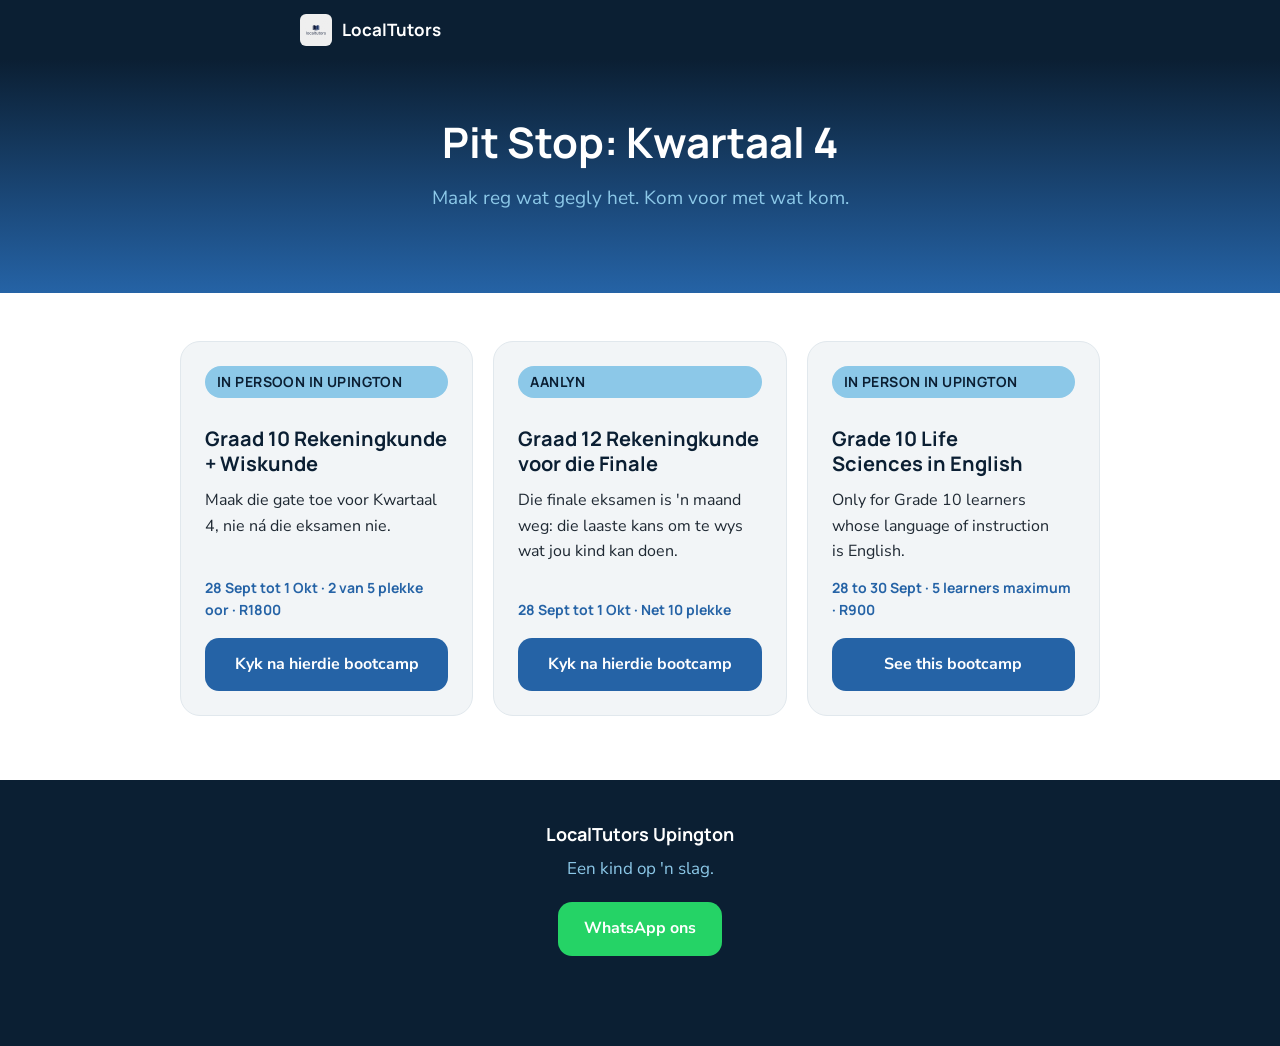
<file: index.html>
<!DOCTYPE html>
<html lang="af">
<head>
<script>document.documentElement.classList.add('js');</script>
<meta charset="UTF-8">
<meta name="viewport" content="width=device-width, initial-scale=1.0">
<meta name="theme-color" content="#0B1F33">
<title>Pit Stop: Kwartaal 4 | LocalTutors Upington</title>
<meta name="description" content="LocalTutors Pit Stop Kwartaal 4: kwartaalbreek bootcamps vir Graad 10 Rekeningkunde en Wiskunde, Graad 12 Rekeningkunde en Graad 10 Life Sciences in Engels, in Upington.">
<link rel="icon" href="assets/logo.png" type="image/png">
<link rel="apple-touch-icon" href="assets/logo.png">
<meta property="og:type" content="website">
<meta property="og:locale" content="af_ZA">
<meta property="og:site_name" content="LocalTutors Upington">
<meta property="og:title" content="Pit Stop: Kwartaal 4 | LocalTutors Upington">
<meta property="og:description" content="LocalTutors Pit Stop Kwartaal 4: kwartaalbreek bootcamps vir Graad 10 Rekeningkunde en Wiskunde, Graad 12 Rekeningkunde en Graad 10 Life Sciences in Engels, in Upington.">
<meta property="og:image" content="https://localtutorsupington-hue.github.io/localtutors-pitstop-term4/assets/logo.png">
<meta property="og:url" content="https://localtutorsupington-hue.github.io/localtutors-pitstop-term4/index.html">
<meta name="twitter:card" content="summary">
<link rel="preconnect" href="https://fonts.googleapis.com">
<link rel="preconnect" href="https://fonts.gstatic.com" crossorigin>
<link href="https://fonts.googleapis.com/css2?family=Manrope:wght@500;700;800&family=Nunito+Sans:wght@400;600;700&display=swap" rel="stylesheet">
<link rel="stylesheet" href="styles.css">
</head>
<body>
<a href="#main" class="skip-link">Spring na inhoud</a>

<header class="site-header">
  <div class="header-inner">
    <a href="index.html" class="header-logo">
      <img src="assets/logo.png" alt="LocalTutors logo" onerror="this.style.display='none'; this.nextElementSibling.style.display='flex';">
      <div class="header-logo-fallback" style="display:none;">LT</div>
      <span class="header-name">LocalTutors</span>
    </a>
  </div>
</header>

<main id="main">

<section class="hero">
  <div class="container">
    <h1>Pit Stop: Kwartaal 4</h1>
    <p class="hero-line">Maak reg wat gegly het. Kom voor met wat kom.</p>
  </div>
</section>

<section>
  <div class="container-wide">
    <div class="bootcamp-cards">
      <div class="bootcamp-card" lang="af">
        <span class="bootcamp-eyebrow">In persoon in Upington</span>
        <h3>Graad 10 Rekeningkunde + Wiskunde</h3>
        <p class="card-line">Maak die gate toe voor Kwartaal 4, nie ná die eksamen nie.</p>
        <p class="card-facts">28 Sept tot 1 Okt · 2 van 5 plekke oor · R1800</p>
        <a class="btn btn-solid" href="gr10-rek-wisk.html">Kyk na hierdie bootcamp</a>
      </div>
      <div class="bootcamp-card" lang="af">
        <span class="bootcamp-eyebrow">Aanlyn</span>
        <h3>Graad 12 Rekeningkunde voor die Finale</h3>
        <p class="card-line">Die finale eksamen is 'n maand weg: die laaste kans om te wys wat jou kind kan doen.</p>
        <p class="card-facts">28 Sept tot 1 Okt · Net 10 plekke</p>
        <a class="btn btn-solid" href="gr12-rek.html">Kyk na hierdie bootcamp</a>
      </div>
      <div class="bootcamp-card" lang="en">
        <span class="bootcamp-eyebrow">In person in Upington</span>
        <h3>Grade 10 Life Sciences in English</h3>
        <p class="card-line">Only for Grade 10 learners whose language of instruction is English.</p>
        <p class="card-facts">28 to 30 Sept · 5 learners maximum · R900</p>
        <a class="btn btn-solid" href="gr10-life-sciences.html">See this bootcamp</a>
      </div>
    </div>
  </div>
</section>

</main>

<footer class="site-footer">
  <div class="container">
    <p class="footer-name">LocalTutors Upington</p>
    <p class="footer-tagline">Een kind op 'n slag.</p>
    <a class="btn btn-whatsapp" href="https://wa.me/27697346705" target="_blank" rel="noopener">WhatsApp ons</a>
  </div>
</footer>

<script src="script.js"></script>
</body>
</html>
</file>
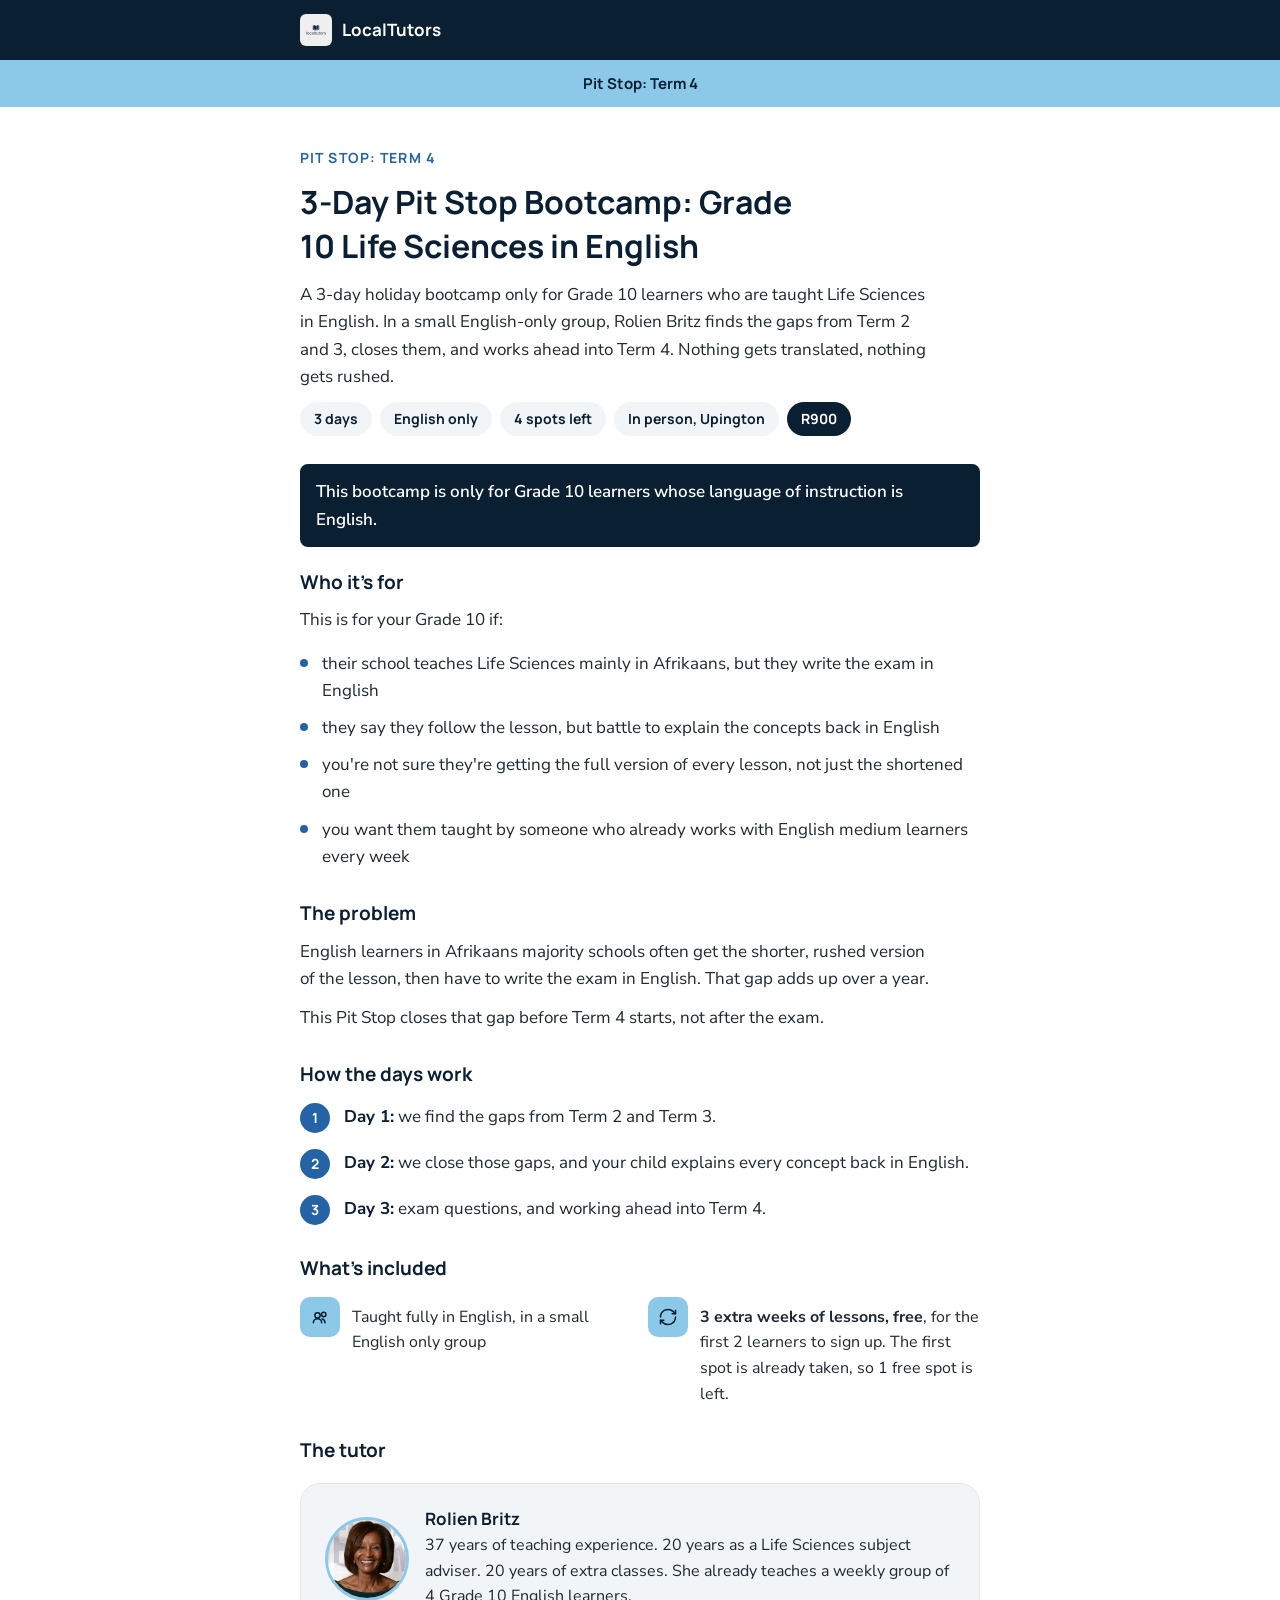
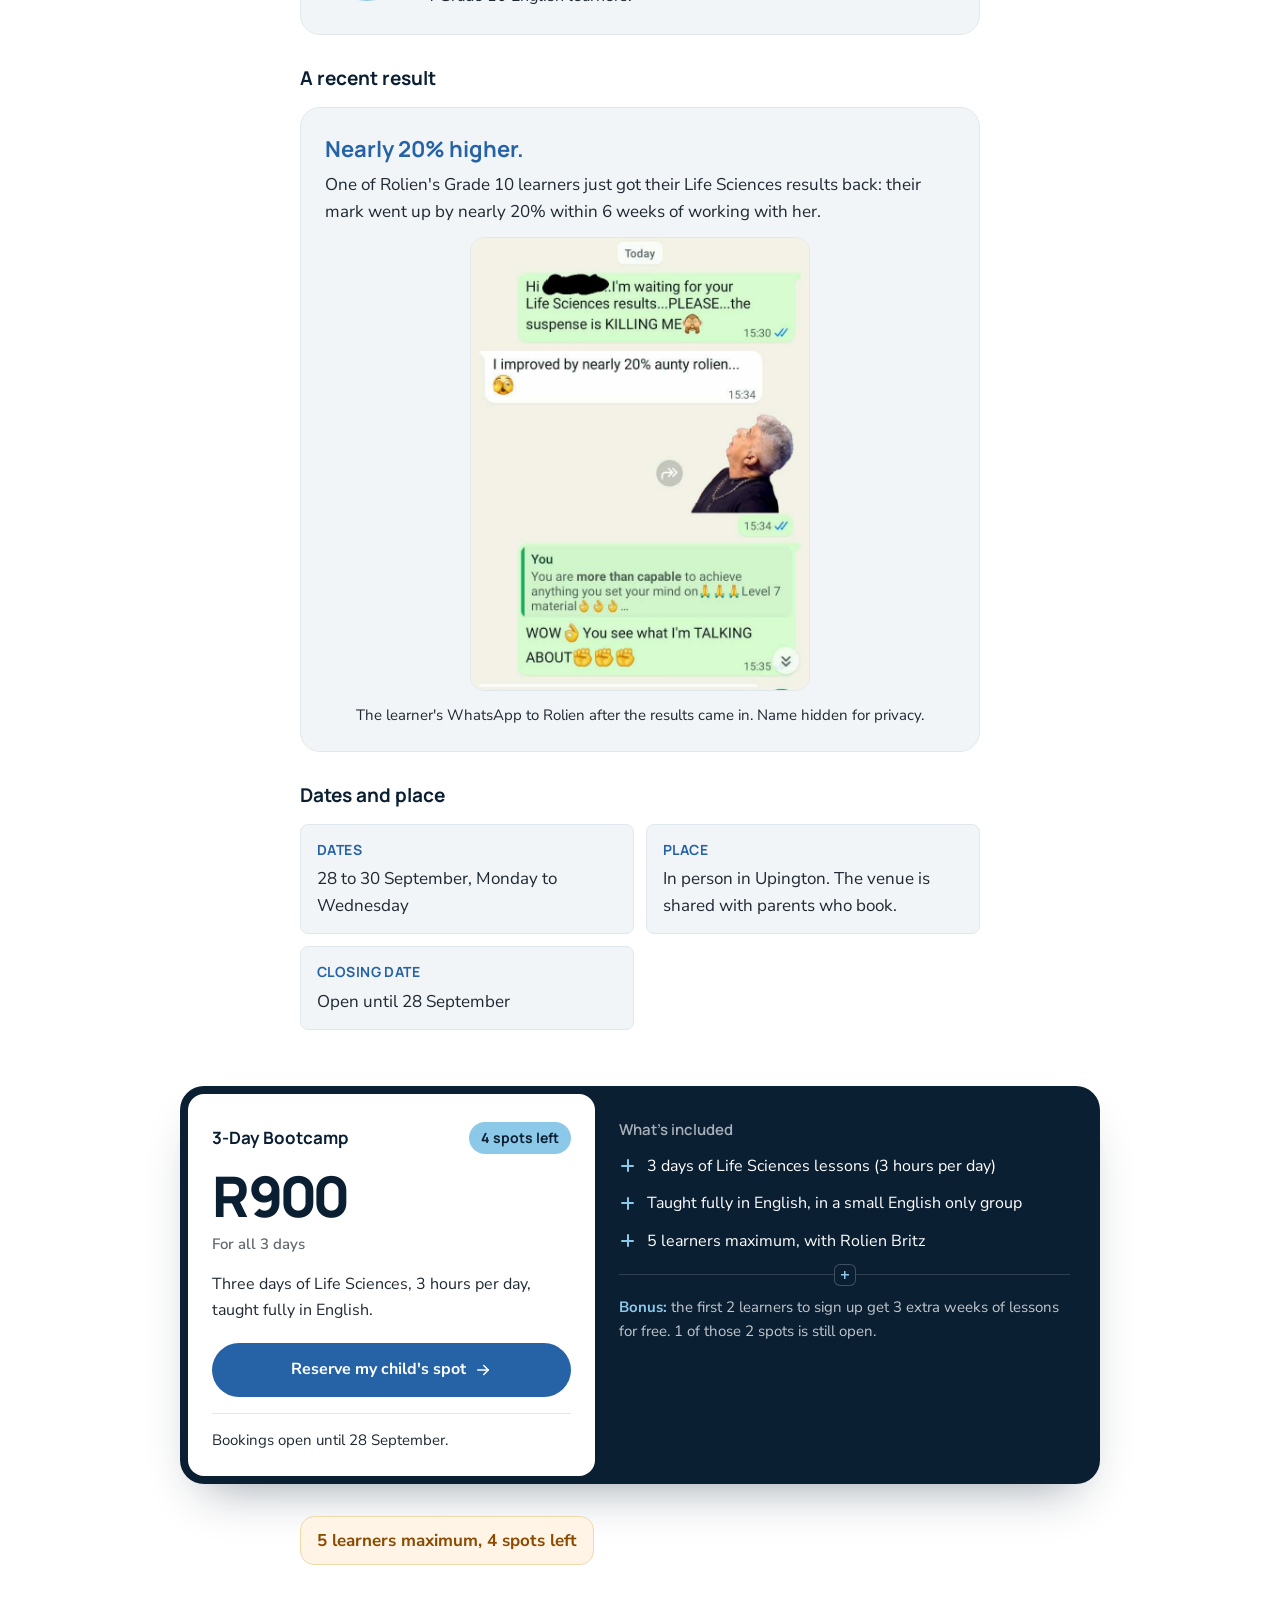
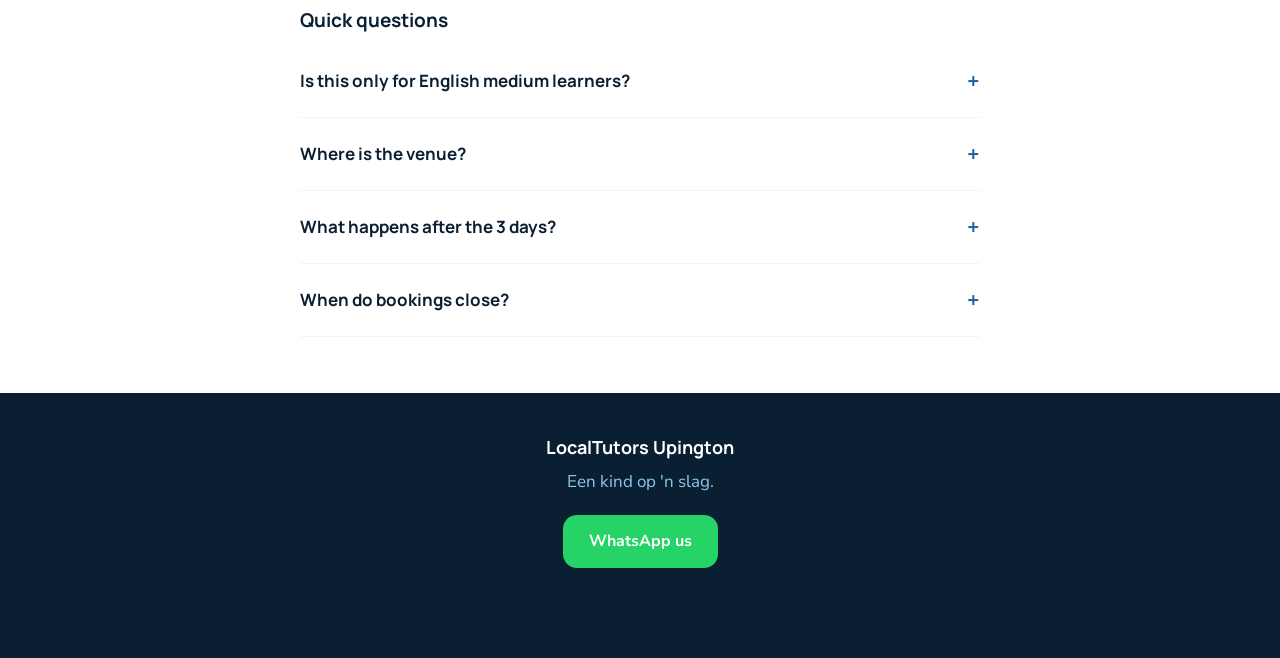
<file: gr10-life-sciences.html>
<!DOCTYPE html>
<html lang="en">
<head>
<script>document.documentElement.classList.add('js');</script>
<meta charset="UTF-8">
<meta name="viewport" content="width=device-width, initial-scale=1.0">
<meta name="theme-color" content="#0B1F33">
<title>Grade 10 Life Sciences in English | Pit Stop: Term 4 | LocalTutors</title>
<meta name="description" content="Pit Stop bootcamp for Grade 10 Life Sciences in English, in person in Upington, 28 to 30 September. 5 learners maximum.">
<link rel="icon" href="assets/logo.png" type="image/png">
<link rel="apple-touch-icon" href="assets/logo.png">
<meta property="og:type" content="website">
<meta property="og:locale" content="en_ZA">
<meta property="og:site_name" content="LocalTutors Upington">
<meta property="og:title" content="Grade 10 Life Sciences in English | Pit Stop: Term 4">
<meta property="og:description" content="Pit Stop bootcamp for Grade 10 Life Sciences in English, in person in Upington, 28 to 30 September. 5 learners maximum.">
<meta property="og:image" content="https://localtutorsupington-hue.github.io/localtutors-pitstop-term4/assets/logo.png">
<meta property="og:url" content="https://localtutorsupington-hue.github.io/localtutors-pitstop-term4/gr10-life-sciences.html">
<meta name="twitter:card" content="summary">
<link rel="preconnect" href="https://fonts.googleapis.com">
<link rel="preconnect" href="https://fonts.gstatic.com" crossorigin>
<link href="https://fonts.googleapis.com/css2?family=Manrope:wght@500;700;800&family=Nunito+Sans:wght@400;600;700&display=swap" rel="stylesheet">
<link rel="stylesheet" href="styles.css">
</head>
<body>
<a href="#main" class="skip-link">Skip to content</a>

<header class="site-header">
  <div class="header-inner">
    <a href="index.html" class="header-logo">
      <img src="assets/logo.png" alt="LocalTutors logo" onerror="this.style.display='none'; this.nextElementSibling.style.display='flex';">
      <div class="header-logo-fallback" style="display:none;">LT</div>
      <span class="header-name">LocalTutors</span>
    </a>
  </div>
</header>

<div class="campaign-bar">
  <a href="index.html">Pit Stop: Term 4</a>
</div>

<main id="main">

<section class="bootcamp" id="gr10-life-sciences" lang="en">
  <div class="container">
    <span class="intro-eyebrow">PIT STOP: TERM 4</span>
    <h2>3-Day Pit Stop Bootcamp: Grade 10 Life Sciences in English</h2>
    <p class="intro-description">A 3-day holiday bootcamp only for Grade 10 learners who are taught Life Sciences in English. In a small English-only group, Rolien Britz finds the gaps from Term 2 and 3, closes them, and works ahead into Term 4. Nothing gets translated, nothing gets rushed.</p>
    <div class="chip-row">
      <span class="chip">3 days</span>
      <span class="chip">English only</span>
      <span class="chip">4 spots left</span>
      <span class="chip">In person, Upington</span>
      <span class="chip chip--price">R900</span>
    </div>

    <div class="lang-note">This bootcamp is only for Grade 10 learners whose language of instruction is English.</div>

    <h3>Who it's for</h3>
    <p>This is for your Grade 10 if:</p>
    <ul class="plain-list">
      <li>their school teaches Life Sciences mainly in Afrikaans, but they write the exam in English</li>
      <li>they say they follow the lesson, but battle to explain the concepts back in English</li>
      <li>you're not sure they're getting the full version of every lesson, not just the shortened one</li>
      <li>you want them taught by someone who already works with English medium learners every week</li>
    </ul>

    <h3>The problem</h3>
    <p>English learners in Afrikaans majority schools often get the shorter, rushed version of the lesson, then have to write the exam in English. That gap adds up over a year.</p>
    <p>This Pit Stop closes that gap before Term 4 starts, not after the exam.</p>

    <h3>How the days work</h3>
    <ul class="day-list">
      <li><span class="day-num">1</span><div><strong>Day 1:</strong> we find the gaps from Term 2 and Term 3.</div></li>
      <li><span class="day-num">2</span><div><strong>Day 2:</strong> we close those gaps, and your child explains every concept back in English.</div></li>
      <li><span class="day-num">3</span><div><strong>Day 3:</strong> exam questions, and working ahead into Term 4.</div></li>
    </ul>

    <h3>What's included</h3>
    <div class="included-grid">
      <div class="included-item">
        <span class="included-icon" aria-hidden="true">
          <svg viewBox="0 0 24 24" fill="none" stroke="currentColor" stroke-width="1.8" stroke-linecap="round" stroke-linejoin="round"><circle cx="9" cy="10" r="3.2"/><circle cx="16.5" cy="9" r="2.6"/><path d="M4 19c0-3 2.5-5 5-5s5 2 5 5"/><path d="M14.5 14.3c2 .3 3.5 2 3.5 4.7"/></svg>
        </span>
        <p>Taught fully in English, in a small English only group</p>
      </div>
      <div class="included-item">
        <span class="included-icon" aria-hidden="true">
          <svg viewBox="0 0 24 24" fill="none" stroke="currentColor" stroke-width="1.8" stroke-linecap="round" stroke-linejoin="round"><path d="M3 12a9 9 0 0 1 15-6.7L21 8"/><path d="M21 4v4h-4"/><path d="M21 12a9 9 0 0 1-15 6.7L3 16"/><path d="M3 20v-4h4"/></svg>
        </span>
        <p><strong>3&nbsp;extra weeks of lessons, free</strong>, for the first 2&nbsp;learners to sign up. The first spot is already taken, so 1&nbsp;free spot is left.</p>
      </div>
    </div>

    <h3>The tutor</h3>
    <div class="card tutor">
      <img src="assets/rolien.jpg" alt="Rolien Britz" class="tutor-photo" onerror="this.style.display='none'; this.nextElementSibling.style.display='flex';">
      <div class="tutor-photo-fallback" style="display:none;">RB</div>
      <div class="tutor-info">
        <h4>Rolien Britz</h4>
        <p>37 years of teaching experience. 20 years as a Life Sciences subject adviser. 20 years of extra classes. She already teaches a weekly group of 4 Grade 10 English learners.</p>
      </div>
    </div>

    <h3>A recent result</h3>
    <figure class="card proof">
      <p class="proof-stat"><strong>Nearly 20% higher.</strong> One of Rolien's Grade 10 learners just got their Life Sciences results back: their mark went up by nearly 20% within 6&nbsp;weeks of working with her.</p>
      <img src="assets/rolien-result.jpg" alt="WhatsApp chat between Rolien and her Grade 10 learner. The learner writes: I improved by nearly 20% aunty Rolien. Rolien replies: WOW, you see what I'm talking about." class="proof-img" width="720" height="962" loading="lazy">
      <figcaption>The learner's WhatsApp to Rolien after the results came in. Name hidden for privacy.</figcaption>
    </figure>

    <h3>Dates and place</h3>
    <div class="logistics">
      <div class="logistics-item"><div class="label">Dates</div>28 to 30 September, Monday to Wednesday</div>
      <div class="logistics-item"><div class="label">Place</div>In person in Upington. The venue is shared with parents who book.</div>
      <div class="logistics-item"><div class="label">Closing date</div>Open until 28 September</div>
    </div>

    <div class="pricing-section">
    <h3 id="price">Price</h3>
    <div class="pricing">
      <article class="price-card">
        <div class="price-main">
          <div class="price-head">
            <h4>3-Day Bootcamp</h4>
            <span class="price-badge">4 spots left</span>
          </div>
          <p class="price-amount">R900</p>
          <p class="price-per">For all 3 days</p>
          <p class="price-desc">Three days of Life Sciences, 3 hours per day, taught fully in English.</p>
          <a class="btn btn-solid price-btn" href="#gr10-life-sciences-form">
            Reserve my child's spot
            <svg viewBox="0 0 24 24" aria-hidden="true" fill="none" stroke="currentColor" stroke-width="2" stroke-linecap="round" stroke-linejoin="round"><path d="M5 12h14"/><path d="M13 6l6 6-6 6"/></svg>
          </a>
          <p class="price-foot">Bookings open until 28 September.</p>
        </div>
        <div class="price-includes">
          <p class="price-includes-label">What's included</p>
          <ul class="checklist">
            <li>3 days of Life Sciences lessons (3&nbsp;hours per day)</li>
            <li>Taught fully in English, in a small English only group</li>
            <li>5 learners maximum, with Rolien Britz</li>
          </ul>
          <div class="price-divider" aria-hidden="true"></div>
          <p class="price-note price-note--plain"><strong>Bonus:</strong> the first 2&nbsp;learners to sign up get 3&nbsp;extra weeks of lessons for free. 1 of those 2&nbsp;spots is still open.</p>
        </div>
      </article>
    </div>
    </div>

    <p class="spots-left">5 learners maximum, 4 spots left</p>

    <form class="booking-form" id="gr10-life-sciences-form" action="https://formsubmit.co/localtutors.upington@gmail.com" method="POST" novalidate data-open-on-cta>
      <h3>Reserve your child's spot</h3>
      <p class="form-intro">Fill in your name, surname, your child's name and a WhatsApp number.</p>
      <input type="hidden" name="_subject" value="Nuwe Pit Stop-bespreking: Grade 10 Life Sciences in English">
      <input type="hidden" name="_template" value="table">
      <input type="hidden" name="_captcha" value="false">
      <input type="hidden" name="_next" value="https://localtutorsupington-hue.github.io/localtutors-pitstop-term4/thanks.html">
      <input type="hidden" name="bootcamp" value="Grade 10 Life Sciences in English">
      <input type="hidden" name="Package" value="3-Day Bootcamp (R900)">

      <div class="form-group">
        <label for="gr10ls-parent">Parent's first name</label>
        <input type="text" id="gr10ls-parent" name="Parent's first name" data-required aria-describedby="gr10ls-parent-err">
        <p class="error-msg" id="gr10ls-parent-err">Please enter your first name.</p>
      </div>
      <div class="form-group">
        <label for="gr10ls-surname">Surname</label>
        <input type="text" id="gr10ls-surname" name="Surname" data-required aria-describedby="gr10ls-surname-err">
        <p class="error-msg" id="gr10ls-surname-err">Please enter your surname.</p>
      </div>
      <div class="form-group">
        <label for="gr10ls-child">Child's name</label>
        <input type="text" id="gr10ls-child" name="Child's name" data-required aria-describedby="gr10ls-child-err">
        <p class="error-msg" id="gr10ls-child-err">Please enter your child's name.</p>
      </div>
      <div class="form-group">
        <label for="gr10ls-whatsapp">WhatsApp number</label>
        <input type="tel" id="gr10ls-whatsapp" name="WhatsApp number" placeholder="082 123 4567" data-required data-whatsapp aria-describedby="gr10ls-whatsapp-err">
        <p class="error-msg" id="gr10ls-whatsapp-err">Please enter a valid SA WhatsApp number, for example 082 123 4567.</p>
      </div>
      <div class="honeypot-field" aria-hidden="true">
        <label for="gr10ls-honey">Leave this blank</label>
        <input type="text" id="gr10ls-honey" name="_honey" tabindex="-1" autocomplete="off">
      </div>
      <button type="submit" class="btn btn-solid">Reserve my child's spot</button>
      <p class="form-note">We'll WhatsApp you within 24 hours to confirm your spot.</p>
    </form>

    <h3>Quick questions</h3>
    <details class="faq-item">
      <summary>Is this only for English medium learners?</summary>
      <p>Yes. This bootcamp is only for Grade 10 learners whose language of instruction is English.</p>
    </details>
    <details class="faq-item">
      <summary>Where is the venue?</summary>
      <p>In person in Upington. We'll share the venue once you book.</p>
    </details>
    <details class="faq-item">
      <summary>What happens after the 3 days?</summary>
      <p>The first 2&nbsp;learners to sign up get 3&nbsp;extra weeks of lessons for free. The first spot is already taken, so there is 1&nbsp;free spot left.</p>
    </details>
    <details class="faq-item">
      <summary>When do bookings close?</summary>
      <p>Open until 28 September.</p>
    </details>
  </div>
</section>

</main>

<footer class="site-footer">
  <div class="container">
    <p class="footer-name">LocalTutors Upington</p>
    <p class="footer-tagline">Een kind op 'n slag.</p>
    <a class="btn btn-whatsapp" href="https://wa.me/27697346705" target="_blank" rel="noopener">WhatsApp us</a>
  </div>
</footer>

<div class="mobile-cta" id="mobileCta">
  <a href="#gr10-life-sciences-form" class="btn btn-solid" id="mobileCtaLink">Reserve a spot</a>
</div>

<script src="script.js"></script>
</body>
</html>
</file>
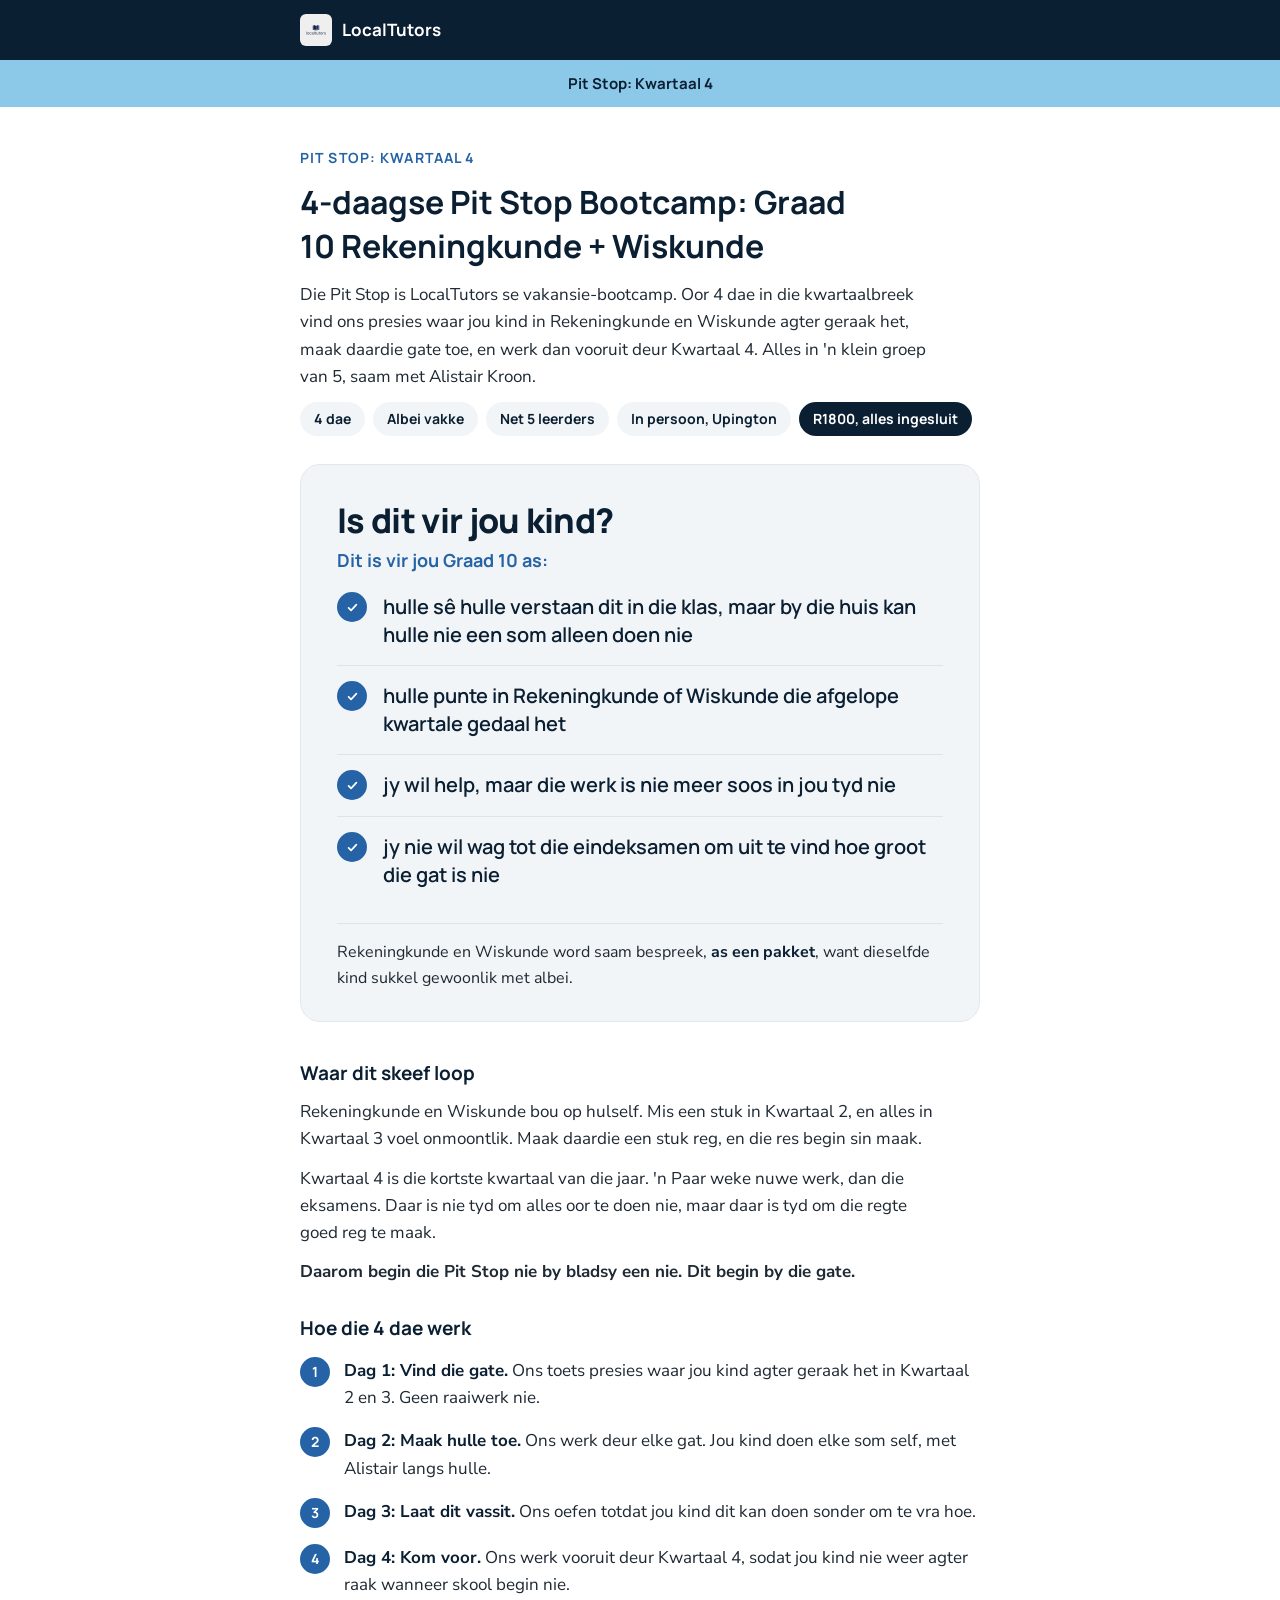
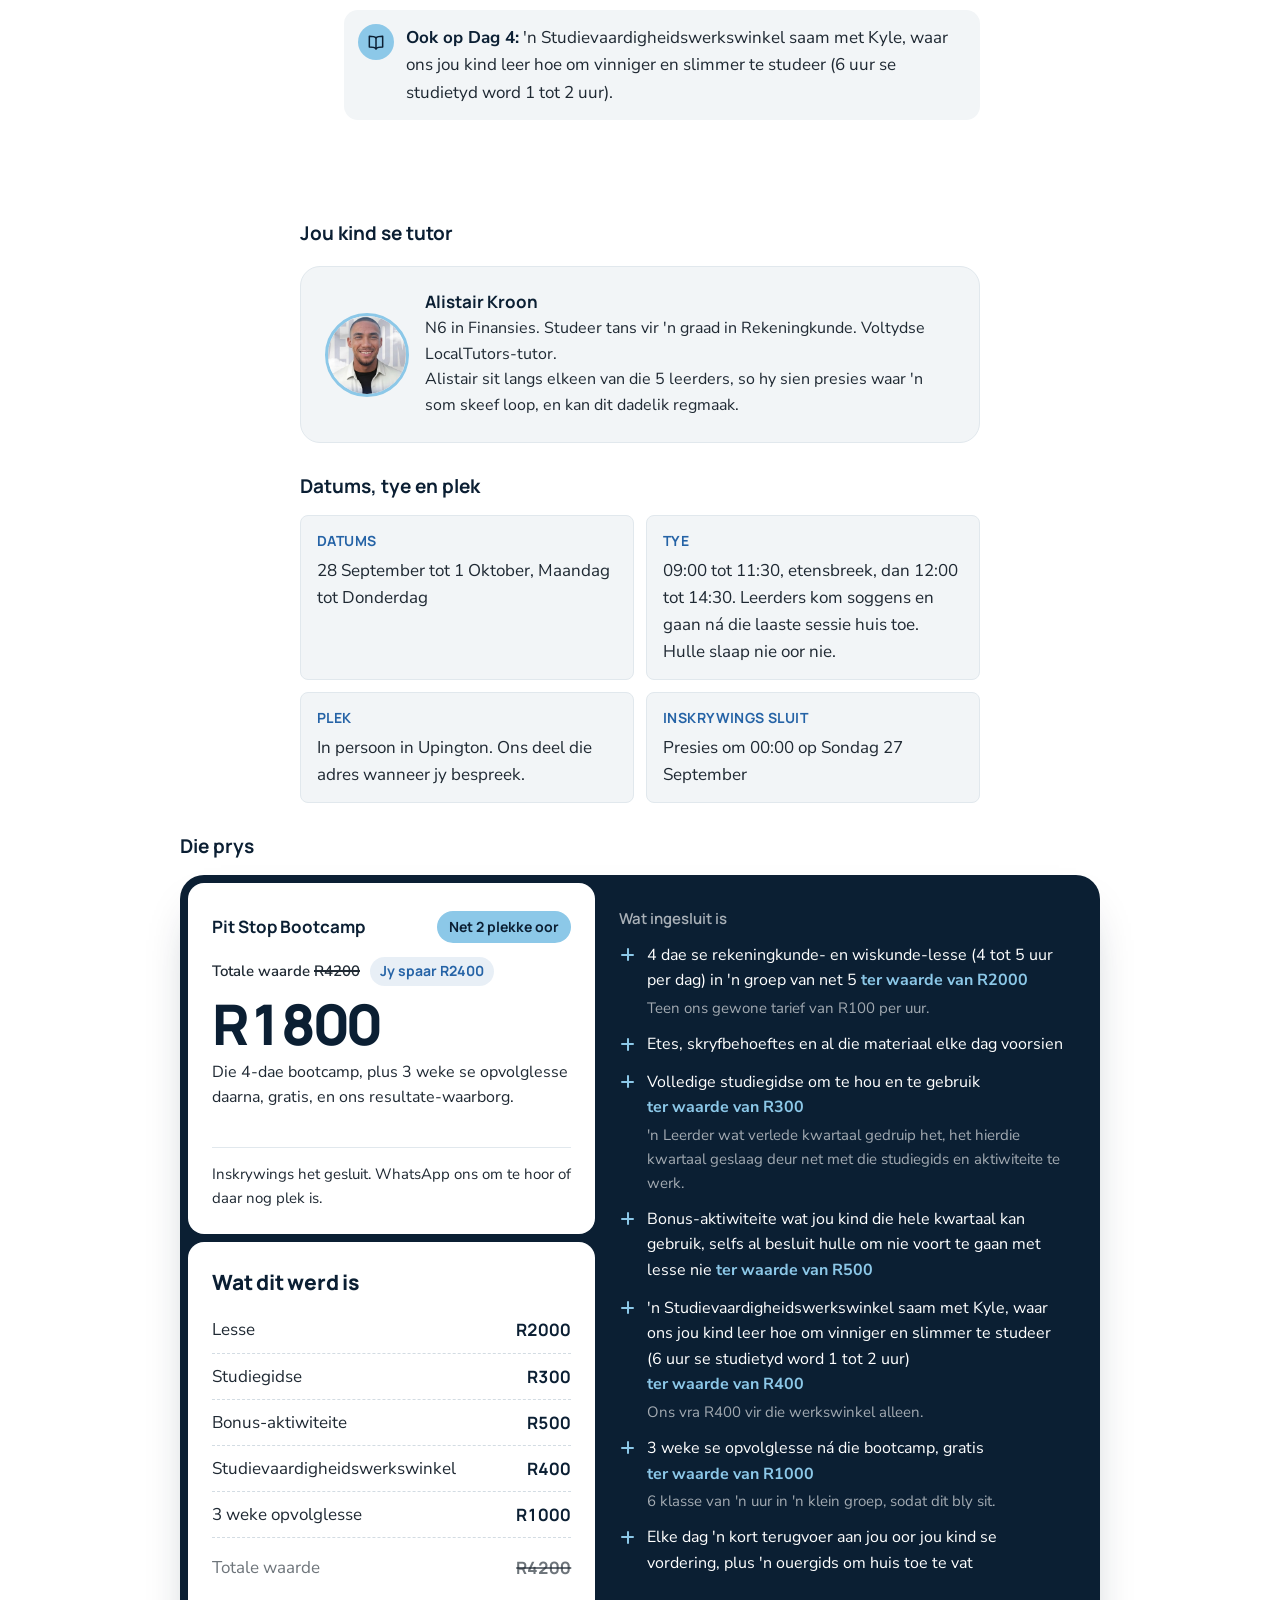
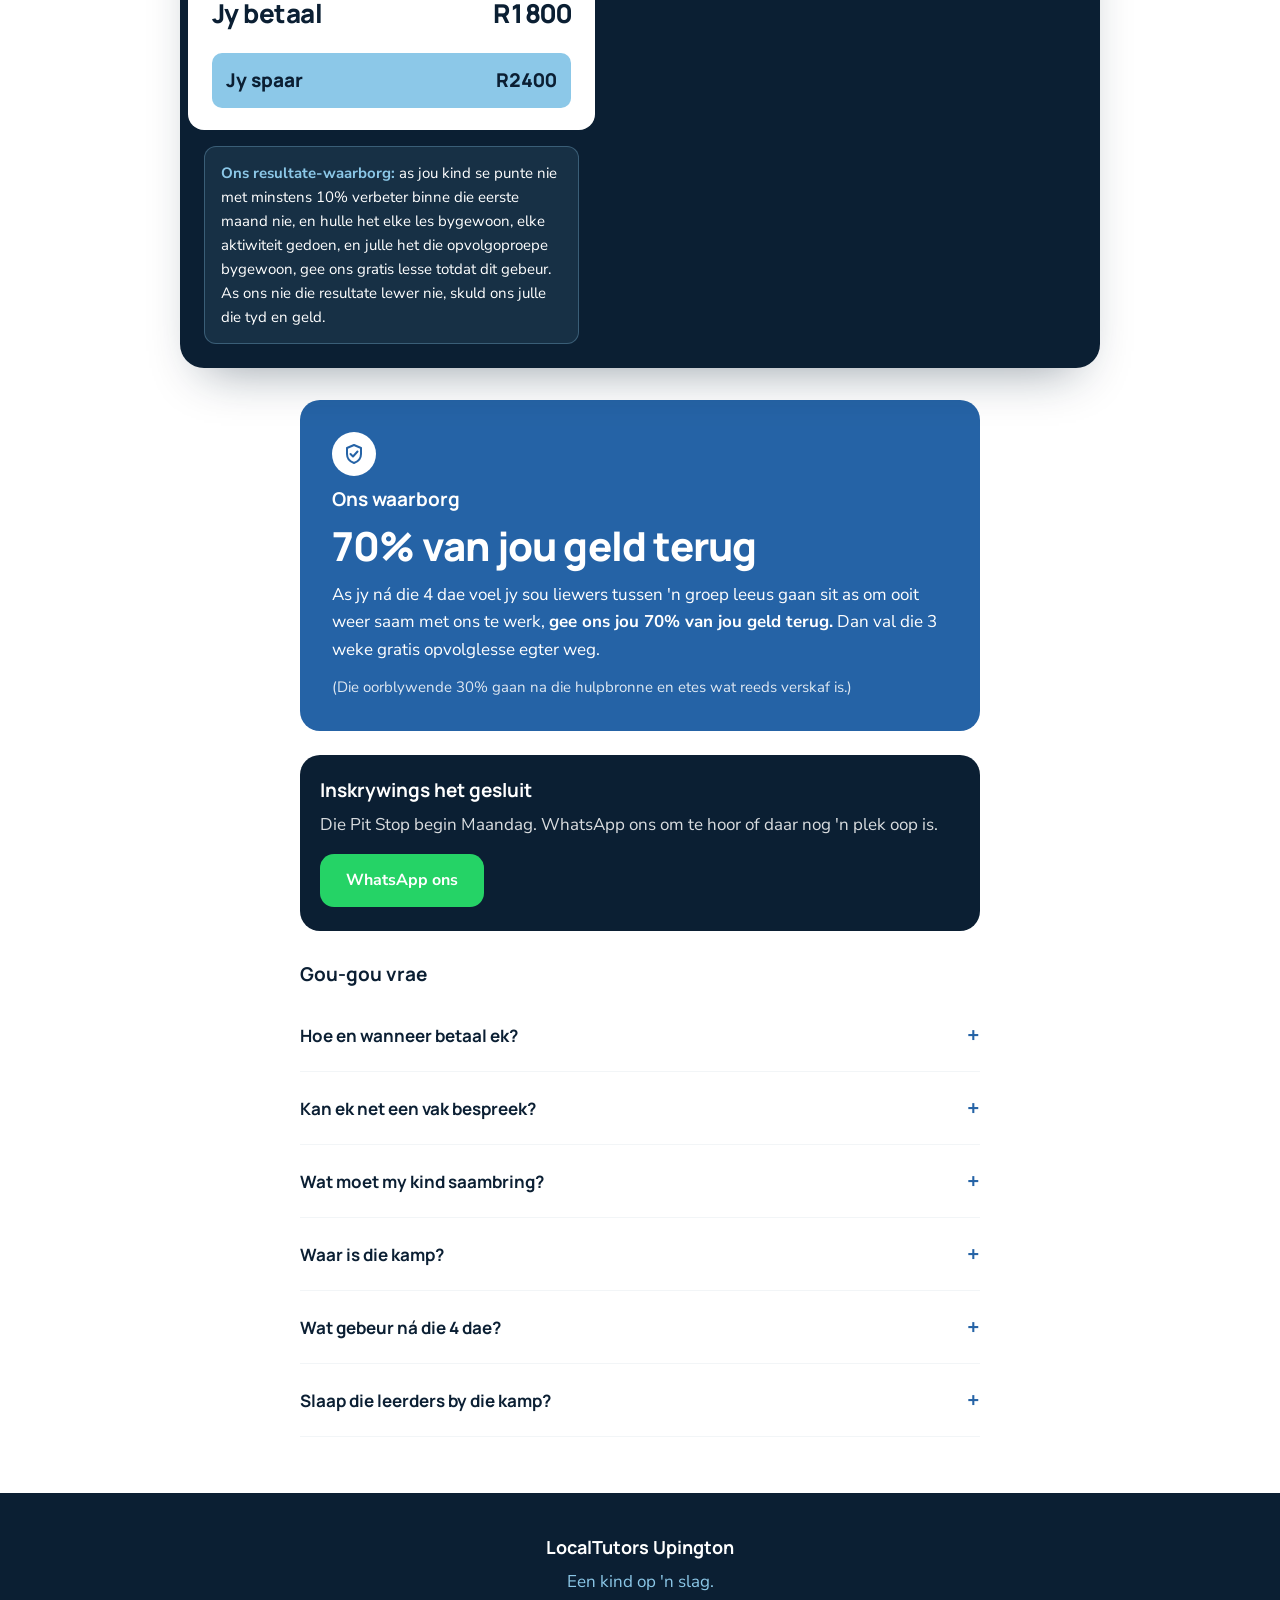
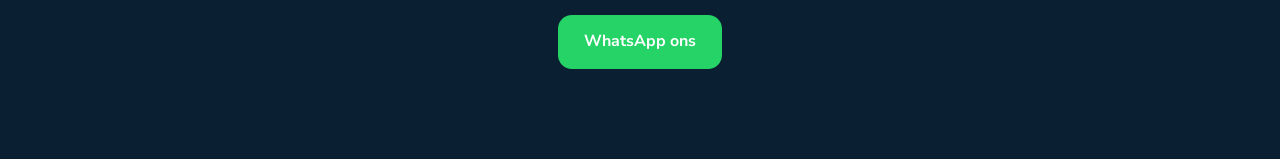
<file: gr10-rek-wisk.html>
<!DOCTYPE html>
<html lang="af">
<head>
<script>document.documentElement.classList.add('js');</script>
<meta charset="UTF-8">
<meta name="viewport" content="width=device-width, initial-scale=1.0">
<meta name="theme-color" content="#0B1F33">
<title>Graad 10 Rekeningkunde + Wiskunde | Pit Stop: Kwartaal 4 | LocalTutors</title>
<meta name="description" content="Maak die gate toe voor Kwartaal 4 begin. Pit Stop bootcamp vir Graad 10 Rekeningkunde en Wiskunde, in persoon in Upington, 28 September tot 1 Oktober. Net 2 van 5 plekke oor.">
<link rel="icon" href="assets/logo.png" type="image/png">
<link rel="apple-touch-icon" href="assets/logo.png">
<meta property="og:type" content="website">
<meta property="og:locale" content="af_ZA">
<meta property="og:site_name" content="LocalTutors Upington">
<meta property="og:title" content="Graad 10 Rekeningkunde + Wiskunde | Pit Stop: Kwartaal 4">
<meta property="og:description" content="Maak die gate toe voor Kwartaal 4 begin. Pit Stop bootcamp vir Graad 10 Rekeningkunde en Wiskunde, in persoon in Upington, 28 September tot 1 Oktober. Net 2 van 5 plekke oor.">
<meta property="og:image" content="https://localtutorsupington-hue.github.io/localtutors-pitstop-term4/assets/logo.png">
<meta property="og:url" content="https://localtutorsupington-hue.github.io/localtutors-pitstop-term4/gr10-rek-wisk.html">
<meta name="twitter:card" content="summary">
<link rel="preconnect" href="https://fonts.googleapis.com">
<link rel="preconnect" href="https://fonts.gstatic.com" crossorigin>
<link href="https://fonts.googleapis.com/css2?family=Manrope:wght@500;700;800&family=Nunito+Sans:wght@400;600;700&display=swap" rel="stylesheet">
<link rel="stylesheet" href="styles.css">
</head>
<body class="flow-page">
<a href="#main" class="skip-link">Spring na inhoud</a>

<header class="site-header">
  <div class="header-inner">
    <a href="index.html" class="header-logo">
      <img src="assets/logo.png" alt="LocalTutors logo" onerror="this.style.display='none'; this.nextElementSibling.style.display='flex';">
      <div class="header-logo-fallback" style="display:none;">LT</div>
      <span class="header-name">LocalTutors</span>
    </a>
  </div>
</header>

<div class="campaign-bar">
  <a href="index.html">Pit Stop: Kwartaal 4</a>
</div>

<main id="main">

<section class="bootcamp" id="gr10-rek-wisk" lang="af">
  <div class="container">
    <span class="intro-eyebrow">PIT STOP: KWARTAAL 4</span>
    <h2>4-daagse Pit Stop Bootcamp: Graad 10 Rekeningkunde + Wiskunde</h2>
    <p class="intro-description">Die Pit Stop is LocalTutors se vakansie-bootcamp. Oor 4 dae in die kwartaalbreek vind ons presies waar jou kind in Rekeningkunde en Wiskunde agter geraak het, maak daardie gate toe, en werk dan vooruit deur Kwartaal 4. Alles in 'n klein groep van 5, saam met Alistair Kroon.</p>
    <div class="chip-row">
      <span class="chip">4 dae</span>
      <span class="chip">Albei vakke</span>
      <span class="chip">Net 5 leerders</span>
      <span class="chip">In persoon, Upington</span>
      <span class="chip chip--price">R1800, alles ingesluit</span>
    </div>

    <div class="countdown" data-countdown="full" data-deadline="2026-09-27T00:00:00+02:00">
      <p class="countdown-label">Inskrywings sluit oor</p>
      <div class="countdown-units" aria-hidden="true" hidden>
        <span class="countdown-unit"><b data-unit="d">0</b><small data-label="d">dae</small></span>
        <span class="countdown-unit"><b data-unit="h">00</b><small>uur</small></span>
        <span class="countdown-unit"><b data-unit="m">00</b><small>min</small></span>
        <span class="countdown-unit"><b data-unit="s">00</b><small>sek</small></span>
      </div>
      <p class="countdown-note"><strong>Sluit presies om 00:00 op Sondag 27 September.</strong> Net 2 van die 5 plekke is nog oop.</p>
      <a class="btn btn-primary countdown-btn" href="#gr10-rek-wisk-form">Bespreek nou</a>
    </div>

    <div class="flow-section flow-section--lead fit-check">
      <h3 class="fit-title">Is dit vir jou kind?</h3>
      <p class="fit-lead">Dit is vir jou Graad 10 as:</p>
      <ul class="fit-list">
        <li><span class="fit-icon" aria-hidden="true"><svg viewBox="0 0 24 24" fill="none" stroke="currentColor" stroke-width="2.4" stroke-linecap="round" stroke-linejoin="round"><path d="M6.5 12.5l3.5 3.5 7.5-8"/></svg></span><span>hulle sê hulle verstaan dit in die klas, maar by die huis kan hulle nie een som alleen doen nie</span></li>
        <li><span class="fit-icon" aria-hidden="true"><svg viewBox="0 0 24 24" fill="none" stroke="currentColor" stroke-width="2.4" stroke-linecap="round" stroke-linejoin="round"><path d="M6.5 12.5l3.5 3.5 7.5-8"/></svg></span><span>hulle punte in Rekeningkunde of Wiskunde die afgelope kwartale gedaal het</span></li>
        <li><span class="fit-icon" aria-hidden="true"><svg viewBox="0 0 24 24" fill="none" stroke="currentColor" stroke-width="2.4" stroke-linecap="round" stroke-linejoin="round"><path d="M6.5 12.5l3.5 3.5 7.5-8"/></svg></span><span>jy wil help, maar die werk is nie meer soos in jou tyd nie</span></li>
        <li><span class="fit-icon" aria-hidden="true"><svg viewBox="0 0 24 24" fill="none" stroke="currentColor" stroke-width="2.4" stroke-linecap="round" stroke-linejoin="round"><path d="M6.5 12.5l3.5 3.5 7.5-8"/></svg></span><span>jy nie wil wag tot die eindeksamen om uit te vind hoe groot die gat is nie</span></li>
      </ul>
      <p class="fit-close">Rekeningkunde en Wiskunde word saam bespreek, <strong>as een pakket</strong>, want dieselfde kind sukkel gewoonlik met albei.</p>
    </div>

    <div class="flow-section">
      <h3>Waar dit skeef loop</h3>
      <p>Rekeningkunde en Wiskunde bou op hulself. Mis een stuk in Kwartaal 2, en alles in Kwartaal 3 voel onmoontlik. Maak daardie een stuk reg, en die res begin sin maak.</p>
      <p>Kwartaal 4 is die kortste kwartaal van die jaar. 'n Paar weke nuwe werk, dan die eksamens. Daar is nie tyd om alles oor te doen nie, maar daar is tyd om die regte goed reg te maak.</p>
      <p><strong>Daarom begin die Pit Stop nie by bladsy een nie. Dit begin by die gate.</strong></p>
    </div>

    <div class="flow-section">
      <h3>Hoe die 4 dae werk</h3>
      <ul class="day-list">
        <li><span class="day-num">1</span><div><strong>Dag 1: Vind die gate.</strong> Ons toets presies waar jou kind agter geraak het in Kwartaal 2 en 3. Geen raaiwerk nie.</div></li>
        <li><span class="day-num">2</span><div><strong>Dag 2: Maak hulle toe.</strong> Ons werk deur elke gat. Jou kind doen elke som self, met Alistair langs hulle.</div></li>
        <li><span class="day-num">3</span><div><strong>Dag 3: Laat dit vassit.</strong> Ons oefen totdat jou kind dit kan doen sonder om te vra hoe.</div></li>
        <li><span class="day-num">4</span><div><strong>Dag 4: Kom voor.</strong> Ons werk vooruit deur Kwartaal 4, sodat jou kind nie weer agter raak wanneer skool begin nie.
          <div class="day-extra">
            <span class="day-extra-icon" aria-hidden="true"><svg viewBox="0 0 24 24" fill="none" stroke="currentColor" stroke-width="1.8" stroke-linecap="round" stroke-linejoin="round"><path d="M12 20V7"/><path d="M12 7C10.5 5.5 8 5 4 5v13c4 0 6.5.5 8 2"/><path d="M12 7c1.5-1.5 4-2 8-2v13c-4 0-6.5.5-8 2"/></svg></span>
            <p><strong>Ook op Dag 4:</strong> 'n&nbsp;Studievaardigheids&shy;werkswinkel saam met Kyle, waar ons jou kind leer hoe om vinniger en slimmer te studeer (6 uur se studietyd word 1 tot 2 uur).</p>
          </div>
        </div></li>
      </ul>
      <p>Kyk hoe iemand 'n som doen, en dit voel of jy dit verstaan. Doen dit self, en jy weet dit. Daarom hou jou kind die pen vas, nie die tutor nie.</p>
    </div>

    <div class="flow-section">
      <h3>Jou kind se tutor</h3>
      <div class="card tutor">
        <img src="assets/alistair.jpg" alt="Alistair Kroon" class="tutor-photo" onerror="this.style.display='none'; this.nextElementSibling.style.display='flex';">
        <div class="tutor-photo-fallback" style="display:none;">AK</div>
        <div class="tutor-info">
          <h4>Alistair Kroon</h4>
          <p>N6 in Finansies. Studeer tans vir 'n graad in Rekeningkunde. Voltydse LocalTutors-tutor.</p>
          <p>Alistair sit langs elkeen van die 5 leerders, so hy sien presies waar 'n som skeef loop, en kan dit dadelik regmaak.</p>
        </div>
      </div>
    </div>

    <div class="flow-section">
      <h3>Datums, tye en plek</h3>
      <div class="logistics">
        <div class="logistics-item"><div class="label">Datums</div>28 September tot 1 Oktober, Maandag tot Donderdag</div>
        <div class="logistics-item"><div class="label">Tye</div>09:00 tot 11:30, etensbreek, dan 12:00 tot 14:30. Leerders kom soggens en gaan ná die laaste sessie huis toe. Hulle slaap nie oor nie.</div>
        <div class="logistics-item"><div class="label">Plek</div>In persoon in Upington. Ons deel die adres wanneer jy bespreek.</div>
        <div class="logistics-item"><div class="label">Inskrywings sluit</div>Presies om 00:00 op Sondag 27 September</div>
      </div>
    </div>

    <div class="flow-section pricing-section" id="pakkette">
      <h3>Die prys</h3>
      <div class="pricing">
        <article class="price-card price-card--value">
          <div class="price-main">
            <div class="price-head">
              <h4>Pit Stop Bootcamp</h4>
              <span class="price-badge">Net 2 plekke oor</span>
            </div>
            <div class="price-was">
              <span>Totale waarde <s>R4200</s></span>
              <span class="price-save">Jy spaar R2400</span>
            </div>
            <p class="price-amount">R1800</p>
            <p class="price-desc">Die 4-dae bootcamp, plus 3 weke se opvolglesse daarna, gratis, en ons resultate-waarborg.</p>
            <a class="btn btn-solid price-btn" href="#gr10-rek-wisk-form">
              Bespreek my plek
              <svg viewBox="0 0 24 24" aria-hidden="true" fill="none" stroke="currentColor" stroke-width="2" stroke-linecap="round" stroke-linejoin="round"><path d="M5 12h14"/><path d="M13 6l6 6-6 6"/></svg>
            </a>
            <p class="price-foot" data-countdown="inline" data-deadline="2026-09-27T00:00:00+02:00">Inskrywings sluit presies om 00:00 op Sondag 27 September.</p>
          </div>
          <div class="price-includes">
            <p class="price-includes-label">Wat ingesluit is</p>
            <ul class="checklist">
              <li>4 dae se rekeningkunde- en wiskunde-lesse (4 tot 5 uur per dag) in 'n groep van net 5 <span class="value-tag">ter waarde van R2000</span><span class="value-why">Teen ons gewone tarief van R100 per uur.</span></li>
              <li>Etes, skryfbehoeftes en al die materiaal elke dag voorsien</li>
              <li>Volledige studiegidse om te hou en te gebruik <span class="value-tag">ter waarde van R300</span><span class="value-why">'n Leerder wat verlede kwartaal gedruip het, het hierdie kwartaal geslaag deur net met die studiegids en aktiwiteite te werk.</span></li>
              <li>Bonus-aktiwiteite wat jou kind die hele kwartaal kan gebruik, selfs al besluit hulle om nie voort te gaan met lesse nie <span class="value-tag">ter waarde van R500</span></li>
              <li>'n Studievaardigheids&shy;werkswinkel saam met Kyle, waar ons jou kind leer hoe om vinniger en slimmer te studeer (6 uur se studietyd word 1 tot 2 uur) <span class="value-tag">ter waarde van R400</span><span class="value-why">Ons vra R400 vir die werkswinkel alleen.</span></li>
              <li>3 weke se opvolglesse ná die bootcamp, gratis <span class="value-tag">ter waarde van R1000</span><span class="value-why">6 klasse van 'n uur in 'n klein groep, sodat dit bly sit.</span></li>
              <li>Elke dag 'n kort terugvoer aan jou oor jou kind se vordering, plus 'n ouergids om huis toe te vat</li>
            </ul>
          </div>
          <div class="price-value">
            <div class="value-card">
            <h5 class="value-card-title">Wat dit werd is</h5>
            <dl class="value-sum">
              <div><dt>Lesse</dt><dd>R2000</dd></div>
              <div><dt>Studiegidse</dt><dd>R300</dd></div>
              <div><dt>Bonus-aktiwiteite</dt><dd>R500</dd></div>
              <div><dt>Studievaardigheids&shy;werkswinkel</dt><dd>R400</dd></div>
              <div><dt>3 weke opvolglesse</dt><dd>R1000</dd></div>
              <div class="value-sum-total"><dt>Totale waarde</dt><dd><s>R4200</s></dd></div>
              <div class="value-sum-pay"><dt>Jy betaal</dt><dd>R1800</dd></div>
              <div class="value-sum-save"><dt>Jy spaar</dt><dd>R2400</dd></div>
            </dl>
            </div>
            <p class="price-guarantee"><strong>Ons resultate-waarborg:</strong> as jou kind se punte nie met minstens 10% verbeter binne die eerste maand nie, en hulle het elke les bygewoon, elke aktiwiteit gedoen, en julle het die opvolgoproepe bygewoon, gee ons gratis lesse totdat dit gebeur. As ons nie die resultate lewer nie, skuld ons julle die tyd en geld.</p>
          </div>
        </article>
      </div>
    </div>

    <div class="flow-section guarantee-block">
      <span class="guarantee-icon" aria-hidden="true">
        <svg viewBox="0 0 24 24" fill="none" stroke="currentColor" stroke-width="2" stroke-linecap="round" stroke-linejoin="round"><path d="M12 3l7 3v6c0 4.5-3 7.6-7 9-4-1.4-7-4.5-7-9V6l7-3z"/><path d="M8.5 12l2.5 2.5 4.5-5"/></svg>
      </span>
      <h3>Ons waarborg</h3>
      <p class="guarantee-stat">70% van jou geld terug</p>
      <p class="guarantee-text">As jy ná die 4 dae voel jy sou liewers tussen 'n groep leeus gaan sit as om ooit weer saam met ons te werk, <strong>gee ons jou 70% van jou geld terug.</strong> Dan val die 3 weke gratis opvolglesse egter weg.</p>
      <p class="guarantee-small">(Die oorblywende 30% gaan na die hulpbronne en etes wat reeds verskaf is.)</p>
    </div>

    <p class="spots-left">Net 2 van die 5 plekke is nog oop. Wanneer hulle vol is, is die kamp vol.</p>
    <p class="form-lead">Vul jou besonderhede in. Ons WhatsApp jou binne 24 uur om die plek te bevestig.</p>

    <div class="closed-note" hidden>
      <h3>Inskrywings het gesluit</h3>
      <p>Die Pit Stop begin Maandag. WhatsApp ons om te hoor of daar nog 'n plek oop is.</p>
      <a class="btn btn-whatsapp" href="https://wa.me/27697346705" target="_blank" rel="noopener">WhatsApp ons</a>
    </div>

    <form class="booking-form" id="gr10-rek-wisk-form" action="https://formsubmit.co/localtutors.upington@gmail.com" method="POST" novalidate>
      <h3>Bespreek jou kind se plek</h3>
      <p class="form-intro">Hierdie vorm vra nie vir betaling nie. Ons WhatsApp jou binne 24 uur om die plek te bevestig. Eers dan betaal jy, per EFT.</p>
      <input type="hidden" name="_subject" value="Nuwe Pit Stop-bespreking: Graad 10 Rekeningkunde en Wiskunde">
      <input type="hidden" name="_template" value="table">
      <input type="hidden" name="_captcha" value="false">
      <input type="hidden" name="_next" value="https://localtutorsupington-hue.github.io/localtutors-pitstop-term4/thanks.html">
      <input type="hidden" name="bootcamp" value="Graad 10 Rekeningkunde en Wiskunde">
      <input type="hidden" name="Pakket" value="Pit Stop Bootcamp (R1800)">

      <div class="form-group">
        <label for="gr10rw-parent">Ouer se naam</label>
        <input type="text" id="gr10rw-parent" name="Ouer se naam" data-required aria-describedby="gr10rw-parent-err">
        <p class="error-msg" id="gr10rw-parent-err">Vul asseblief jou naam in.</p>
      </div>
      <div class="form-group">
        <label for="gr10rw-surname">Van</label>
        <input type="text" id="gr10rw-surname" name="Van" data-required aria-describedby="gr10rw-surname-err">
        <p class="error-msg" id="gr10rw-surname-err">Vul asseblief jou van in.</p>
      </div>
      <div class="form-group">
        <label for="gr10rw-child">Kind se naam</label>
        <input type="text" id="gr10rw-child" name="Kind se naam" data-required aria-describedby="gr10rw-child-err">
        <p class="error-msg" id="gr10rw-child-err">Vul asseblief jou kind se naam in.</p>
      </div>
      <div class="form-group">
        <label for="gr10rw-whatsapp">WhatsApp-nommer</label>
        <input type="tel" id="gr10rw-whatsapp" name="WhatsApp-nommer" placeholder="082 123 4567" data-required data-whatsapp aria-describedby="gr10rw-whatsapp-err">
        <p class="error-msg" id="gr10rw-whatsapp-err">Vul asseblief 'n geldige SA WhatsApp-nommer in, byvoorbeeld 082 123 4567.</p>
      </div>
      <div class="honeypot-field" aria-hidden="true">
        <label for="gr10rw-honey">Los hierdie leeg</label>
        <input type="text" id="gr10rw-honey" name="_honey" tabindex="-1" autocomplete="off">
      </div>
      <button type="submit" class="btn btn-solid">Bespreek my kind se plek</button>
    </form>

    <div class="flow-section">
      <h3>Gou-gou vrae</h3>
      <details class="faq-item">
        <summary>Hoe en wanneer betaal ek?</summary>
        <p>Per EFT. Jy betaal eers nadat ons jou kind se plek op WhatsApp bevestig het.</p>
      </details>
      <details class="faq-item">
        <summary>Kan ek net een vak bespreek?</summary>
        <p>Nee, dit is een pakket. Die twee vakke gebruik dieselfde vaardighede, so ons werk aan albei saam.</p>
      </details>
      <details class="faq-item">
        <summary>Wat moet my kind saambring?</summary>
        <p>Niks. Etes, skryfbehoeftes en al die materiaal is ingesluit.</p>
      </details>
      <details class="faq-item">
        <summary>Waar is die kamp?</summary>
        <p>In Upington. Ons stuur vir jou die adres sodra jy bespreek het.</p>
      </details>
      <details class="faq-item">
        <summary>Wat gebeur ná die 4 dae?</summary>
        <p>Jou kind kry 3 weke gratis opvolg: 6 klasse van 'n uur in 'n klein groep. As jy die 70%-terugbetaling neem, val die opvolglesse weg.</p>
      </details>
      <details class="faq-item">
        <summary>Slaap die leerders by die kamp?</summary>
        <p>Nee. Leerders kom elke oggend om 09:00 en gaan ná die laaste sessie om 14:30 huis toe.</p>
      </details>
    </div>
  </div>
</section>

</main>

<footer class="site-footer">
  <div class="container">
    <p class="footer-name">LocalTutors Upington</p>
    <p class="footer-tagline">Een kind op 'n slag.</p>
    <a class="btn btn-whatsapp" href="https://wa.me/27697346705" target="_blank" rel="noopener">WhatsApp ons</a>
  </div>
</footer>

<div class="mobile-cta" id="mobileCta">
  <a href="#gr10-rek-wisk-form" class="btn btn-solid" id="mobileCtaLink">Bespreek</a>
</div>

<script src="script.js"></script>
</body>
</html>
</file>
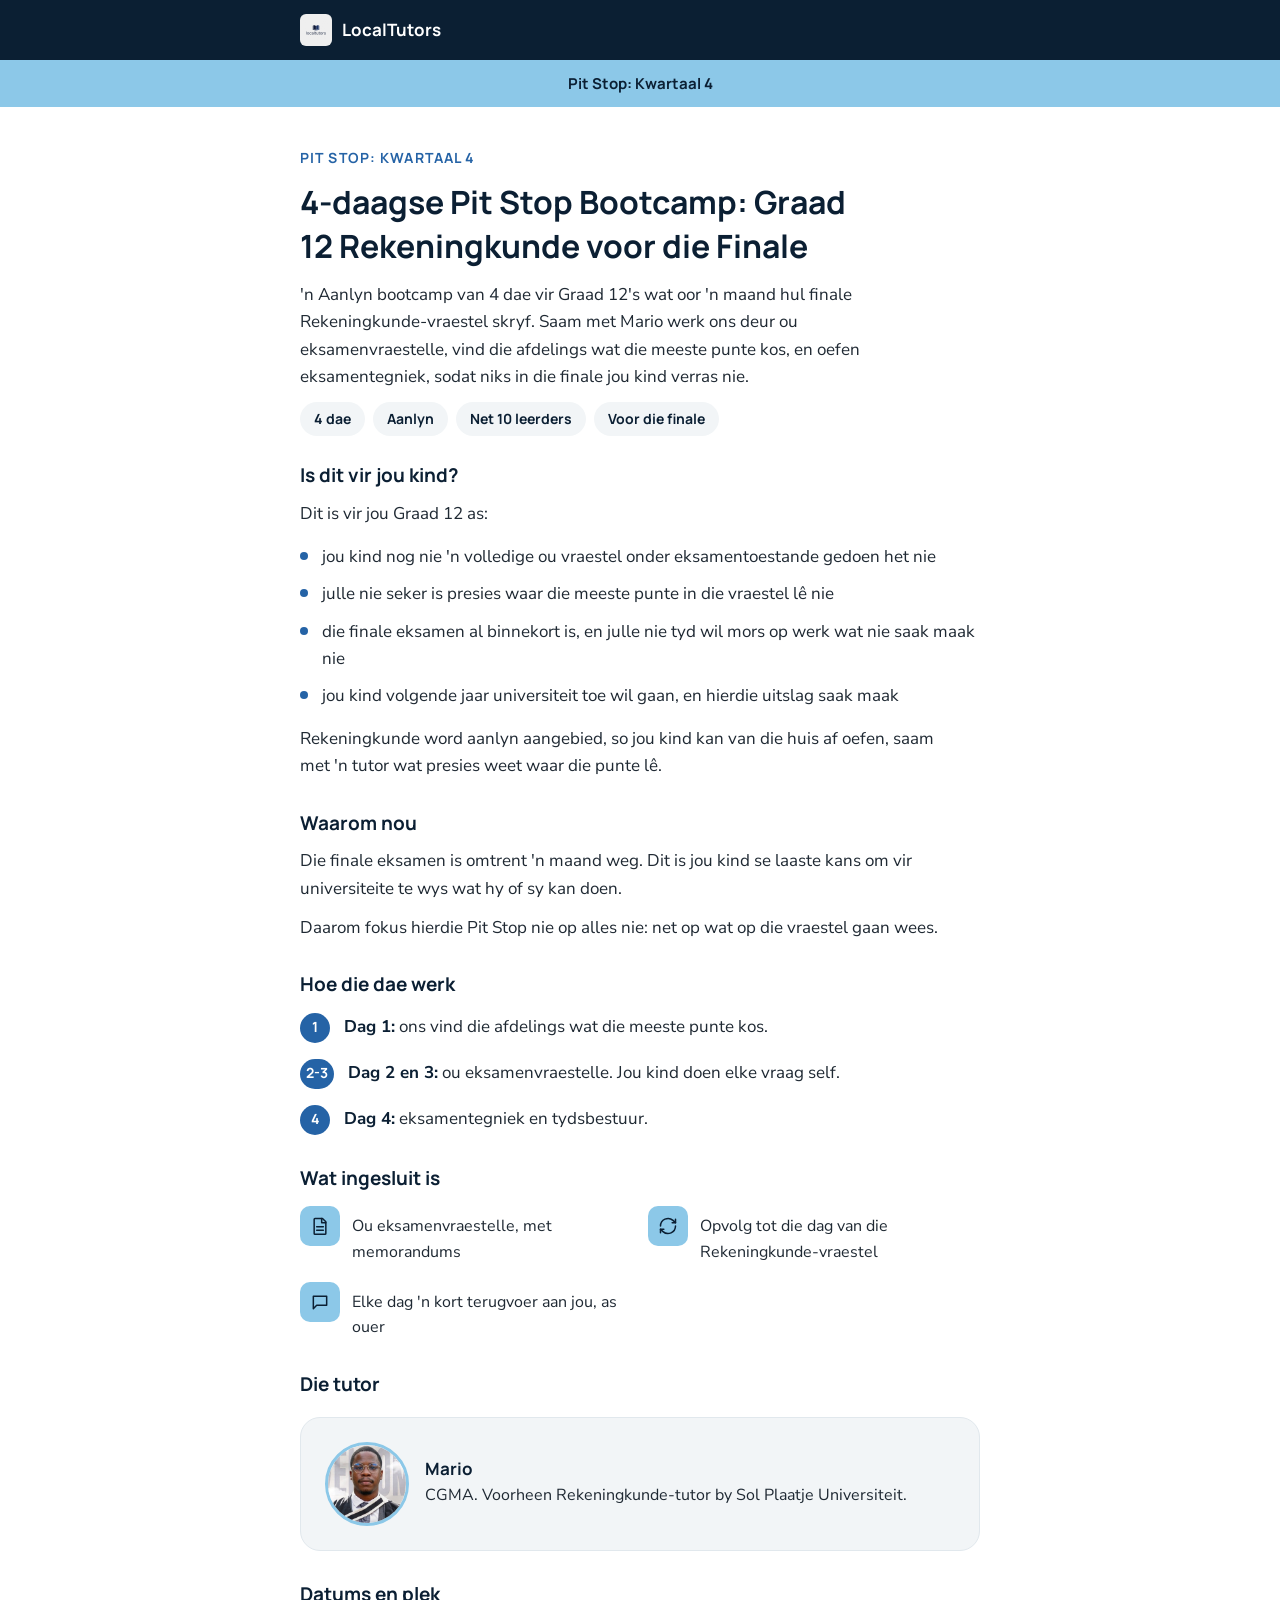
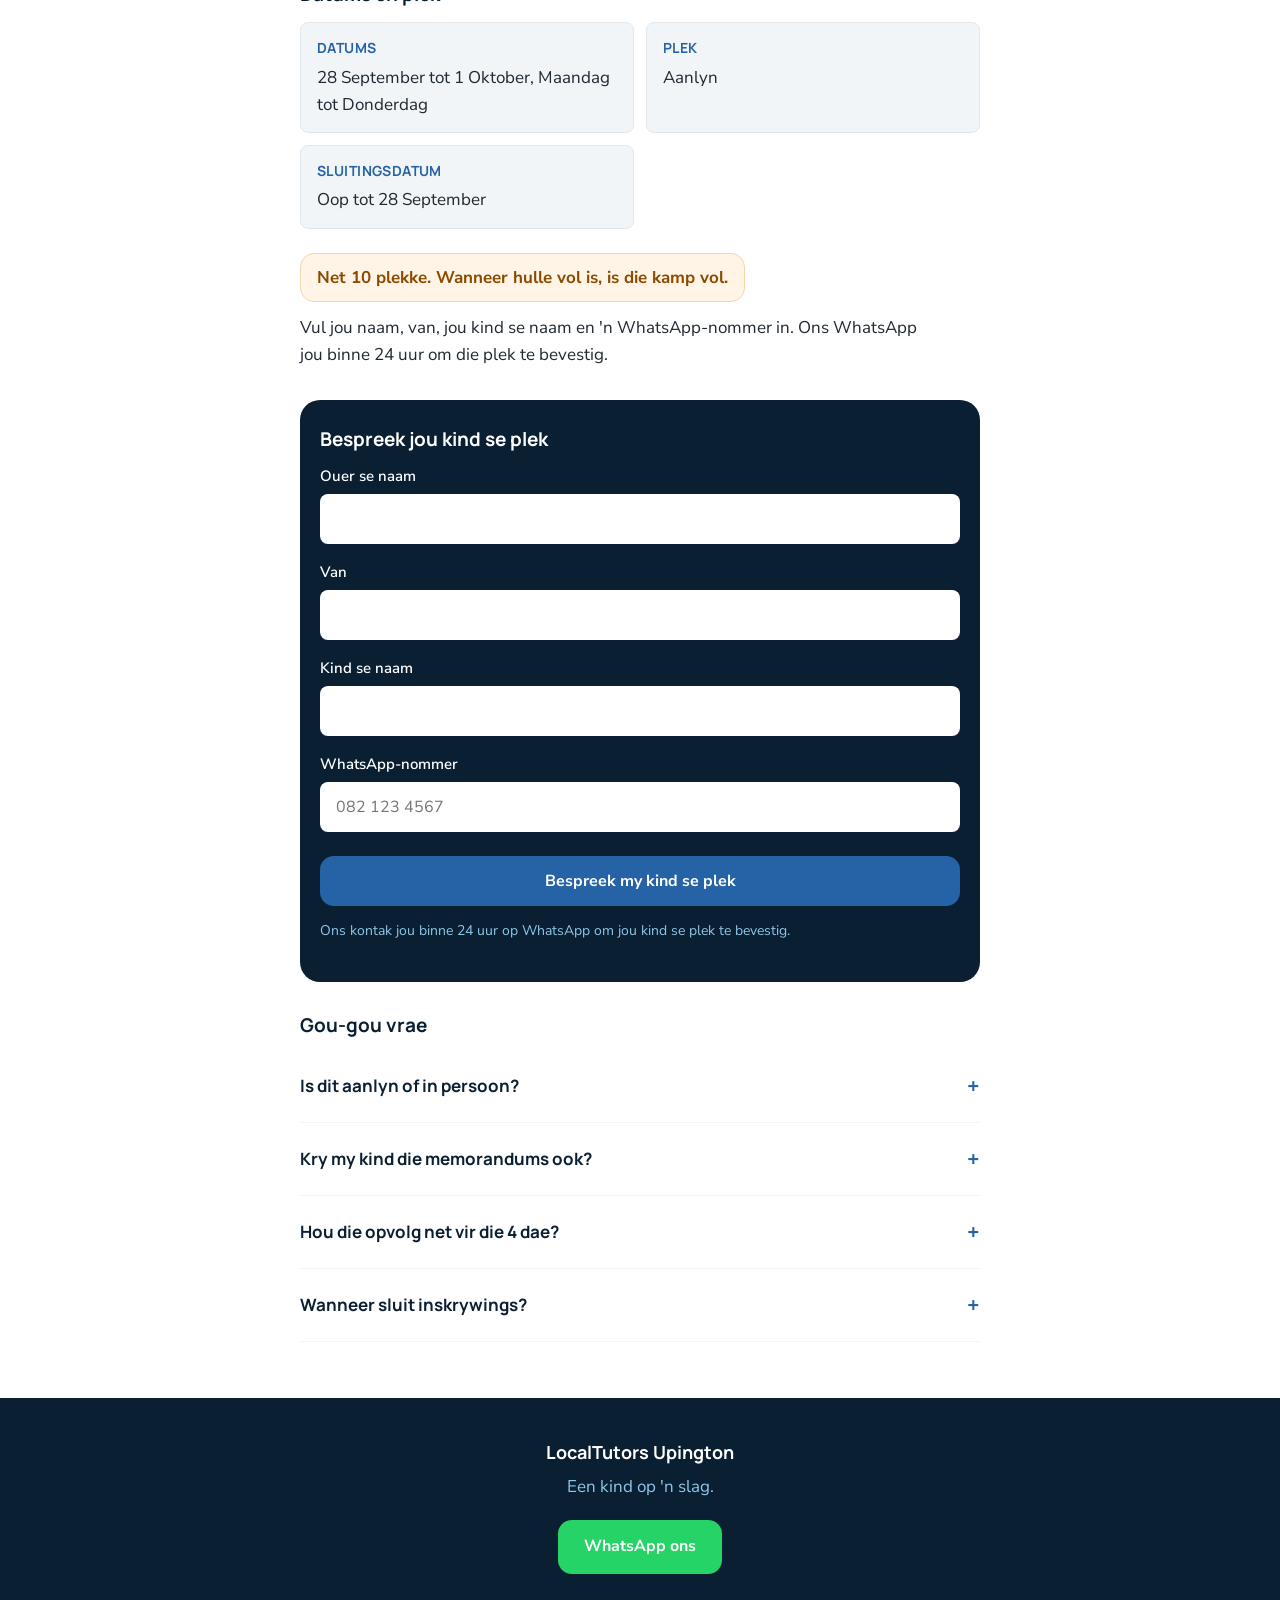
<file: gr12-rek.html>
<!DOCTYPE html>
<html lang="af">
<head>
<script>document.documentElement.classList.add('js');</script>
<meta charset="UTF-8">
<meta name="viewport" content="width=device-width, initial-scale=1.0">
<meta name="theme-color" content="#0B1F33">
<title>Graad 12 Rekeningkunde voor die Finale | Pit Stop: Kwartaal 4 | LocalTutors</title>
<meta name="description" content="Pit Stop bootcamp vir Graad 12 Rekeningkunde voor die finale eksamen, aanlyn, 28 September tot 1 Oktober. Net 10 plekke.">
<link rel="icon" href="assets/logo.png" type="image/png">
<link rel="apple-touch-icon" href="assets/logo.png">
<meta property="og:type" content="website">
<meta property="og:locale" content="af_ZA">
<meta property="og:site_name" content="LocalTutors Upington">
<meta property="og:title" content="Graad 12 Rekeningkunde voor die Finale | Pit Stop: Kwartaal 4">
<meta property="og:description" content="Pit Stop bootcamp vir Graad 12 Rekeningkunde voor die finale eksamen, aanlyn, 28 September tot 1 Oktober. Net 10 plekke.">
<meta property="og:image" content="https://localtutorsupington-hue.github.io/localtutors-pitstop-term4/assets/logo.png">
<meta property="og:url" content="https://localtutorsupington-hue.github.io/localtutors-pitstop-term4/gr12-rek.html">
<meta name="twitter:card" content="summary">
<link rel="preconnect" href="https://fonts.googleapis.com">
<link rel="preconnect" href="https://fonts.gstatic.com" crossorigin>
<link href="https://fonts.googleapis.com/css2?family=Manrope:wght@500;700;800&family=Nunito+Sans:wght@400;600;700&display=swap" rel="stylesheet">
<link rel="stylesheet" href="styles.css">
</head>
<body>
<a href="#main" class="skip-link">Spring na inhoud</a>

<header class="site-header">
  <div class="header-inner">
    <a href="index.html" class="header-logo">
      <img src="assets/logo.png" alt="LocalTutors logo" onerror="this.style.display='none'; this.nextElementSibling.style.display='flex';">
      <div class="header-logo-fallback" style="display:none;">LT</div>
      <span class="header-name">LocalTutors</span>
    </a>
  </div>
</header>

<div class="campaign-bar">
  <a href="index.html">Pit Stop: Kwartaal 4</a>
</div>

<main id="main">

<section class="bootcamp" id="gr12-rek" lang="af">
  <div class="container">
    <span class="intro-eyebrow">PIT STOP: KWARTAAL 4</span>
    <h2>4-daagse Pit Stop Bootcamp: Graad 12 Rekeningkunde voor die Finale</h2>
    <p class="intro-description">'n Aanlyn bootcamp van 4 dae vir Graad 12's wat oor 'n maand hul finale Rekeningkunde-vraestel skryf. Saam met Mario werk ons deur ou eksamenvraestelle, vind die afdelings wat die meeste punte kos, en oefen eksamentegniek, sodat niks in die finale jou kind verras nie.</p>
    <div class="chip-row">
      <span class="chip">4 dae</span>
      <span class="chip">Aanlyn</span>
      <span class="chip">Net 10 leerders</span>
      <span class="chip">Voor die finale</span>
    </div>

    <h3>Is dit vir jou kind?</h3>
    <p>Dit is vir jou Graad 12 as:</p>
    <ul class="plain-list">
      <li>jou kind nog nie 'n volledige ou vraestel onder eksamentoestande gedoen het nie</li>
      <li>julle nie seker is presies waar die meeste punte in die vraestel lê nie</li>
      <li>die finale eksamen al binnekort is, en julle nie tyd wil mors op werk wat nie saak maak nie</li>
      <li>jou kind volgende jaar universiteit toe wil gaan, en hierdie uitslag saak maak</li>
    </ul>
    <p>Rekeningkunde word aanlyn aangebied, so jou kind kan van die huis af oefen, saam met 'n tutor wat presies weet waar die punte lê.</p>

    <h3>Waarom nou</h3>
    <p>Die finale eksamen is omtrent 'n maand weg. Dit is jou kind se laaste kans om vir universiteite te wys wat hy of sy kan doen.</p>
    <p>Daarom fokus hierdie Pit Stop nie op alles nie: net op wat op die vraestel gaan wees.</p>

    <h3>Hoe die dae werk</h3>
    <ul class="day-list">
      <li><span class="day-num">1</span><div><strong>Dag 1:</strong> ons vind die afdelings wat die meeste punte kos.</div></li>
      <li><span class="day-num">2-3</span><div><strong>Dag 2 en 3:</strong> ou eksamenvraestelle. Jou kind doen elke vraag self.</div></li>
      <li><span class="day-num">4</span><div><strong>Dag 4:</strong> eksamentegniek en tydsbestuur.</div></li>
    </ul>

    <h3>Wat ingesluit is</h3>
    <div class="included-grid">
      <div class="included-item">
        <span class="included-icon" aria-hidden="true">
          <svg viewBox="0 0 24 24" fill="none" stroke="currentColor" stroke-width="1.8" stroke-linecap="round" stroke-linejoin="round"><path d="M6 3h9l4 4v14a1 1 0 0 1-1 1H6a1 1 0 0 1-1-1V4a1 1 0 0 1 1-1z"/><path d="M14 3v5h5"/><path d="M8 13h8M8 17h8"/></svg>
        </span>
        <p>Ou eksamenvraestelle, met memorandums</p>
      </div>
      <div class="included-item">
        <span class="included-icon" aria-hidden="true">
          <svg viewBox="0 0 24 24" fill="none" stroke="currentColor" stroke-width="1.8" stroke-linecap="round" stroke-linejoin="round"><path d="M3 12a9 9 0 0 1 15-6.7L21 8"/><path d="M21 4v4h-4"/><path d="M21 12a9 9 0 0 1-15 6.7L3 16"/><path d="M3 20v-4h4"/></svg>
        </span>
        <p>Opvolg tot die dag van die Rekeningkunde-vraestel</p>
      </div>
      <div class="included-item">
        <span class="included-icon" aria-hidden="true">
          <svg viewBox="0 0 24 24" fill="none" stroke="currentColor" stroke-width="1.8" stroke-linecap="round" stroke-linejoin="round"><path d="M4 5h16v11H8l-4 4V5z"/></svg>
        </span>
        <p>Elke dag 'n kort terugvoer aan jou, as ouer</p>
      </div>
    </div>

    <h3>Die tutor</h3>
    <div class="card tutor">
      <img src="assets/mario.jpg" alt="Mario" class="tutor-photo" onerror="this.style.display='none'; this.nextElementSibling.style.display='flex';">
      <div class="tutor-photo-fallback" style="display:none;">M</div>
      <div class="tutor-info">
        <h4>Mario</h4>
        <p>CGMA. Voorheen Rekeningkunde-tutor by Sol Plaatje Universiteit.</p>
      </div>
    </div>

    <h3>Datums en plek</h3>
    <div class="logistics">
      <div class="logistics-item"><div class="label">Datums</div>28 September tot 1 Oktober, Maandag tot Donderdag</div>
      <div class="logistics-item"><div class="label">Plek</div>Aanlyn</div>
      <div class="logistics-item"><div class="label">Sluitingsdatum</div>Oop tot 28 September</div>
    </div>

    <p class="spots-left">Net 10 plekke. Wanneer hulle vol is, is die kamp vol.</p>
    <p>Vul jou naam, van, jou kind se naam en 'n WhatsApp-nommer in. Ons WhatsApp jou binne 24 uur om die plek te bevestig.</p>

    <form class="booking-form" id="gr12-rek-form" action="https://formsubmit.co/localtutors.upington@gmail.com" method="POST" novalidate>
      <h3>Bespreek jou kind se plek</h3>
      <input type="hidden" name="_subject" value="Nuwe Pit Stop-bespreking: Graad 12 Rekeningkunde voor die Finale">
      <input type="hidden" name="_template" value="table">
      <input type="hidden" name="_captcha" value="false">
      <input type="hidden" name="_next" value="https://localtutorsupington-hue.github.io/localtutors-pitstop-term4/thanks.html">
      <input type="hidden" name="bootcamp" value="Graad 12 Rekeningkunde voor die Finale">

      <div class="form-group">
        <label for="gr12r-parent">Ouer se naam</label>
        <input type="text" id="gr12r-parent" name="Ouer se naam" data-required aria-describedby="gr12r-parent-err">
        <p class="error-msg" id="gr12r-parent-err">Vul asseblief jou naam in.</p>
      </div>
      <div class="form-group">
        <label for="gr12r-surname">Van</label>
        <input type="text" id="gr12r-surname" name="Van" data-required aria-describedby="gr12r-surname-err">
        <p class="error-msg" id="gr12r-surname-err">Vul asseblief jou van in.</p>
      </div>
      <div class="form-group">
        <label for="gr12r-child">Kind se naam</label>
        <input type="text" id="gr12r-child" name="Kind se naam" data-required aria-describedby="gr12r-child-err">
        <p class="error-msg" id="gr12r-child-err">Vul asseblief jou kind se naam in.</p>
      </div>
      <div class="form-group">
        <label for="gr12r-whatsapp">WhatsApp-nommer</label>
        <input type="tel" id="gr12r-whatsapp" name="WhatsApp-nommer" placeholder="082 123 4567" data-required data-whatsapp aria-describedby="gr12r-whatsapp-err">
        <p class="error-msg" id="gr12r-whatsapp-err">Vul asseblief 'n geldige SA WhatsApp-nommer in, byvoorbeeld 082 123 4567.</p>
      </div>
      <div class="honeypot-field" aria-hidden="true">
        <label for="gr12r-honey">Los hierdie leeg</label>
        <input type="text" id="gr12r-honey" name="_honey" tabindex="-1" autocomplete="off">
      </div>
      <button type="submit" class="btn btn-solid">Bespreek my kind se plek</button>
      <p class="form-note">Ons kontak jou binne 24 uur op WhatsApp om jou kind se plek te bevestig.</p>
    </form>

    <h3>Gou-gou vrae</h3>
    <details class="faq-item">
      <summary>Is dit aanlyn of in persoon?</summary>
      <p>Heeltemal aanlyn.</p>
    </details>
    <details class="faq-item">
      <summary>Kry my kind die memorandums ook?</summary>
      <p>Ja, die ou eksamenvraestelle kom saam met memorandums.</p>
    </details>
    <details class="faq-item">
      <summary>Hou die opvolg net vir die 4 dae?</summary>
      <p>Nee, die opvolg hou aan tot die dag van die Rekeningkunde-vraestel.</p>
    </details>
    <details class="faq-item">
      <summary>Wanneer sluit inskrywings?</summary>
      <p>Oop tot 28 September.</p>
    </details>
  </div>
</section>

</main>

<footer class="site-footer">
  <div class="container">
    <p class="footer-name">LocalTutors Upington</p>
    <p class="footer-tagline">Een kind op 'n slag.</p>
    <a class="btn btn-whatsapp" href="https://wa.me/27697346705" target="_blank" rel="noopener">WhatsApp ons</a>
  </div>
</footer>

<div class="mobile-cta" id="mobileCta">
  <a href="#gr12-rek-form" class="btn btn-solid" id="mobileCtaLink">Bespreek</a>
</div>

<script src="script.js"></script>
</body>
</html>
</file>
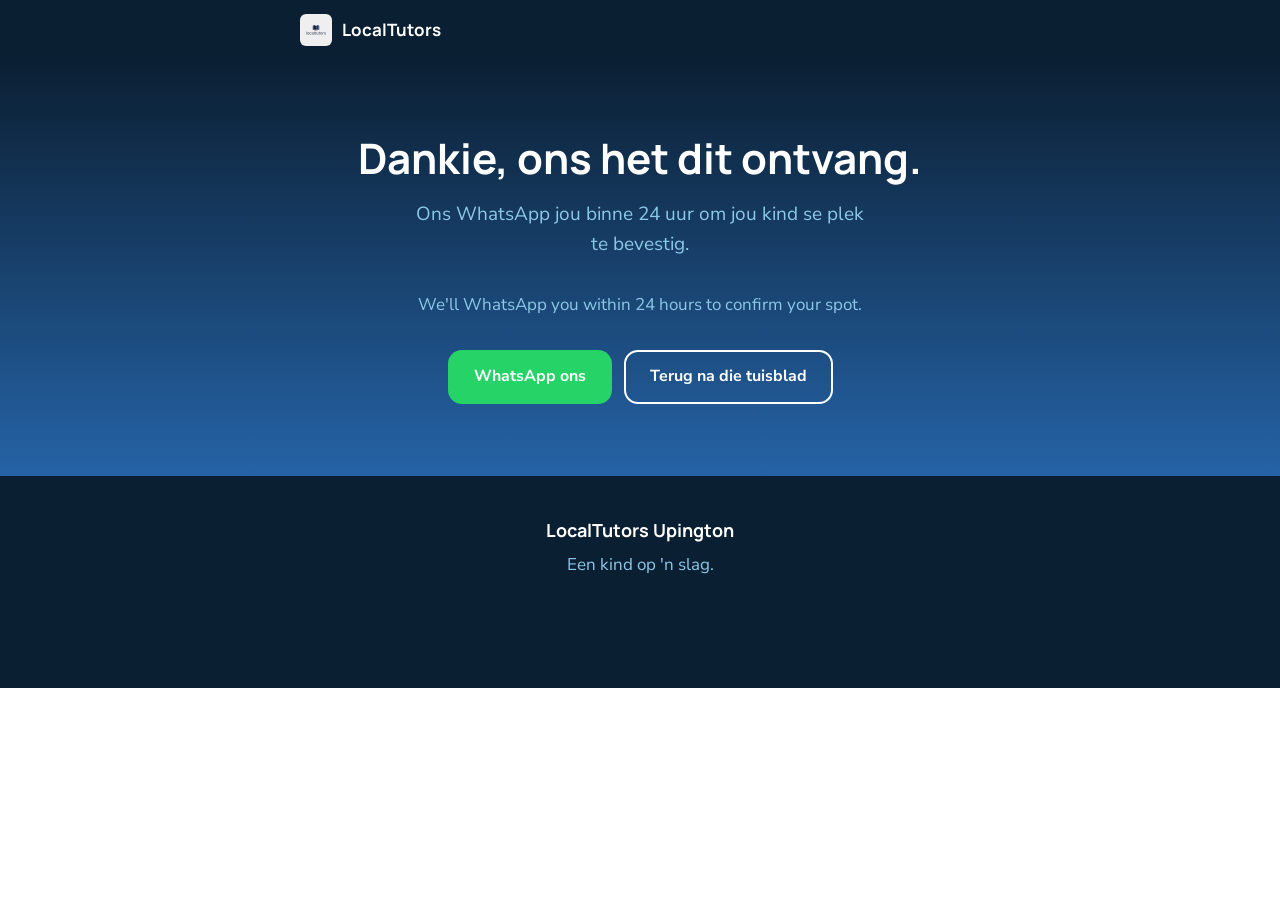
<file: thanks.html>
<!DOCTYPE html>
<html lang="af">
<head>
<script>document.documentElement.classList.add('js');</script>
<meta charset="UTF-8">
<meta name="viewport" content="width=device-width, initial-scale=1.0">
<meta name="theme-color" content="#0B1F33">
<title>Dankie | LocalTutors Upington</title>
<meta name="description" content="Dankie dat jy jou kind se Pit Stop plek bespreek het. LocalTutors kontak jou binnekort op WhatsApp.">
<meta name="robots" content="noindex">
<link rel="icon" href="assets/logo.png" type="image/png">
<link rel="apple-touch-icon" href="assets/logo.png">
<link rel="preconnect" href="https://fonts.googleapis.com">
<link rel="preconnect" href="https://fonts.gstatic.com" crossorigin>
<link href="https://fonts.googleapis.com/css2?family=Manrope:wght@500;700;800&family=Nunito+Sans:wght@400;600;700&display=swap" rel="stylesheet">
<link rel="stylesheet" href="styles.css">
</head>
<body>

<header class="site-header">
  <div class="header-inner">
    <a href="index.html" class="header-logo">
      <img src="assets/logo.png" alt="LocalTutors logo" onerror="this.style.display='none'; this.nextElementSibling.style.display='flex';">
      <div class="header-logo-fallback" style="display:none;">LT</div>
      <span class="header-name">LocalTutors</span>
    </a>
  </div>
</header>

<main id="main">
  <section class="hero thanks-hero">
    <div class="container">
      <h1>Dankie, ons het dit ontvang.</h1>
      <p class="hero-line">Ons WhatsApp jou binne 24 uur om jou kind se plek te bevestig.</p>
      <p class="thanks-subline">We'll WhatsApp you within 24 hours to confirm your spot.</p>
      <div class="hero-nav">
        <a class="btn btn-whatsapp" href="https://wa.me/27697346705" target="_blank" rel="noopener">WhatsApp ons</a>
        <a class="btn btn-outline" href="index.html">Terug na die tuisblad</a>
      </div>
    </div>
  </section>
</main>

<footer class="site-footer">
  <div class="container">
    <p class="footer-name">LocalTutors Upington</p>
    <p class="footer-tagline">Een kind op 'n slag.</p>
  </div>
</footer>

</body>
</html>
</file>
<file: styles.css>
/* LocalTutors: Pit Stop: Kwartaal 4
   Colours: Deep Navy #0B1F33, Education Blue #2563A6, Sky Blue #8CC8E8,
   White #FFFFFF, Light Grey #F2F5F7, Dark Text #1F2933 */

:root {
  --navy: #0B1F33;
  --blue: #2563A6;
  --sky: #8CC8E8;
  --white: #FFFFFF;
  --grey: #F2F5F7;
  --text: #1F2933;
  --radius-sm: 8px;
  --radius-md: 14px;
  --radius-lg: 20px;
  --shadow: 0 8px 24px rgba(11, 31, 51, 0.12);
  --container: 720px;
  --container-wide: 960px;
  --ease-out: cubic-bezier(0.23, 1, 0.32, 1);
  --ease-focal: cubic-bezier(0.16, 1, 0.3, 1);
}

* {
  margin: 0;
  padding: 0;
  box-sizing: border-box;
}

html {
  scroll-behavior: smooth;
  -webkit-tap-highlight-color: transparent;
  -webkit-text-size-adjust: 100%;
}
.btn, .faq-item summary, .page-next {
  touch-action: manipulation;
  -webkit-user-select: none;
  user-select: none;
}

body {
  font-family: 'Nunito Sans', -apple-system, BlinkMacSystemFont, sans-serif;
  font-size: 17px;
  color: var(--text);
  background: var(--white);
  line-height: 1.6;
  -webkit-font-smoothing: antialiased;
}

h1, h2, h3, h4 {
  font-family: 'Manrope', -apple-system, BlinkMacSystemFont, sans-serif;
  color: var(--navy);
  line-height: 1.25;
  font-weight: 700;
  text-wrap: balance;
}

img {
  max-width: 100%;
  display: block;
}

a {
  color: var(--blue);
}

button, input {
  font-family: inherit;
}

.container {
  max-width: var(--container);
  margin: 0 auto;
  padding: 0 20px;
}
.container-wide {
  max-width: var(--container-wide);
  margin: 0 auto;
  padding: 0 20px;
}

/* Skip link */
.skip-link {
  position: absolute;
  left: -999px;
  top: auto;
  background: var(--navy);
  color: var(--white);
  padding: 12px 20px;
  border-radius: var(--radius-sm);
  z-index: 1000;
}
.skip-link:focus {
  left: 12px;
  top: 12px;
}

/* Sticky header */
.site-header {
  position: sticky;
  top: 0;
  z-index: 100;
  background: var(--navy);
  color: var(--white);
}
.header-inner {
  max-width: var(--container);
  margin: 0 auto;
  padding: 14px 20px;
  display: flex;
  align-items: center;
  gap: 12px;
}
.header-logo {
  display: flex;
  align-items: center;
  gap: 10px;
  text-decoration: none;
  color: var(--white);
}
.header-logo img {
  height: 32px;
  width: auto;
  border-radius: 6px;
}
.header-logo-fallback {
  height: 32px;
  width: 32px;
  border-radius: 6px;
  background: var(--blue);
  display: flex;
  align-items: center;
  justify-content: center;
  font-family: 'Manrope', sans-serif;
  font-weight: 700;
  font-size: 15px;
  flex-shrink: 0;
}
.header-name {
  font-family: 'Manrope', sans-serif;
  font-weight: 700;
  font-size: 17px;
}

/* Hero */
.hero {
  background: linear-gradient(180deg, var(--navy) 0%, var(--blue) 100%);
  color: var(--white);
  padding: 56px 0 48px;
  text-align: center;
}
.hero h1 {
  color: var(--white);
  font-size: 34px;
  margin-bottom: 14px;
}
.hero p.hero-line {
  font-size: 19px;
  max-width: 480px;
  margin: 0 auto 32px;
  color: var(--sky);
  text-wrap: pretty;
}
.hero-nav {
  display: flex;
  flex-direction: column;
  gap: 12px;
  max-width: 380px;
  margin: 0 auto;
}

/* Buttons */
.btn {
  display: inline-flex;
  align-items: center;
  justify-content: center;
  gap: 8px;
  min-height: 48px;
  padding: 12px 24px;
  border-radius: var(--radius-md);
  font-weight: 700;
  font-size: 16px;
  text-decoration: none;
  border: 2px solid transparent;
  cursor: pointer;
  transition: transform 0.15s ease, background 0.15s ease, box-shadow 0.15s ease;
}
.btn:active {
  transform: scale(0.98);
}
.btn-primary {
  background: var(--white);
  color: var(--navy);
}
@media (hover: hover) and (pointer: fine) {
  .btn-primary:hover {
    box-shadow: var(--shadow);
  }
}
.btn-solid {
  background: var(--blue);
  color: var(--white);
}
@media (hover: hover) and (pointer: fine) {
  .btn-solid:hover {
    background: #1e5088;
  }
}
.btn-outline {
  background: transparent;
  border-color: var(--white);
  color: var(--white);
}
@media (hover: hover) and (pointer: fine) {
  .btn-outline:hover {
    background: rgba(255,255,255,0.12);
  }
}
.btn-whatsapp {
  background: #25D366;
  color: var(--white);
}
@media (hover: hover) and (pointer: fine) {
  .btn-whatsapp:hover {
    background: #1fb856;
  }
}
.btn:focus-visible, a:focus-visible, input:focus-visible, button:focus-visible {
  outline: 3px solid var(--sky);
  outline-offset: 2px;
}

/* Bootcamp preview cards (hub page) */
.bootcamp-cards {
  display: grid;
  grid-template-columns: 1fr;
  gap: 20px;
  padding: 48px 0 64px;
}
.bootcamp-card {
  display: flex;
  flex-direction: column;
  gap: 12px;
  background: var(--grey);
  border: 1px solid #E1E8ED;
  border-radius: var(--radius-lg);
  padding: 24px;
}
.bootcamp-card h3 {
  font-size: 20px;
  margin: 0;
}
.bootcamp-card .card-line {
  font-size: 16px;
  margin: 0;
  flex-grow: 1;
  text-wrap: pretty;
}
.bootcamp-card .card-facts {
  font-family: 'Manrope', sans-serif;
  font-weight: 700;
  font-size: 14px;
  color: var(--blue);
  margin: 0;
}
.bootcamp-card .btn {
  margin-top: 4px;
}
@media (min-width: 900px) {
  .bootcamp-cards {
    grid-template-columns: repeat(3, 1fr);
  }
}

/* Thanks page */
.thanks-hero {
  padding: 72px 0;
}
.thanks-subline {
  color: var(--sky);
  max-width: 480px;
  margin: 0 auto 32px;
  text-wrap: pretty;
}

/* Campaign bar */
.campaign-bar {
  background: var(--sky);
  text-align: center;
  padding: 10px 20px;
}
.campaign-bar a {
  color: var(--navy);
  font-family: 'Manrope', sans-serif;
  font-weight: 700;
  font-size: 15px;
  text-decoration: none;
}
@media (hover: hover) and (pointer: fine) {
  .campaign-bar a:hover {
    text-decoration: underline;
  }
}

/* Bootcamp sections */
.bootcamp {
  scroll-margin-top: 76px;
  padding: 40px 0 56px;
}
.bootcamp-eyebrow {
  display: inline-block;
  background: var(--sky);
  color: var(--navy);
  font-family: 'Manrope', sans-serif;
  font-weight: 700;
  font-size: 14px;
  letter-spacing: 0.03em;
  text-transform: uppercase;
  padding: 5px 12px;
  border-radius: 999px;
  margin-bottom: 16px;
}
.bootcamp h2 {
  font-size: 28px;
  line-height: 1.4;
  margin-bottom: 12px;
}
.bootcamp .subtitle {
  font-size: 18px;
  color: var(--blue);
  font-weight: 600;
  margin-bottom: 28px;
  max-width: 640px;
  text-wrap: pretty;
}
.bootcamp h3 {
  font-size: 19px;
  margin: 32px 0 12px;
}
.bootcamp h3:first-of-type {
  margin-top: 0;
}
.bootcamp p {
  max-width: 640px;
  margin-bottom: 12px;
}

.quick-facts {
  font-family: 'Manrope', sans-serif;
  font-weight: 700;
  color: var(--navy);
  font-size: 16px;
  margin-bottom: 28px;
}

/* Intro block (eyebrow + heading + description + chips) */
.intro-eyebrow {
  display: block;
  font-family: 'Manrope', sans-serif;
  font-weight: 700;
  font-size: 14px;
  letter-spacing: 0.08em;
  text-transform: uppercase;
  color: var(--blue);
  margin-bottom: 10px;
}
.intro-description {
  font-size: 17px;
  color: var(--text);
  max-width: 640px;
  margin-bottom: 20px;
  text-wrap: pretty;
}
.chip-row {
  display: flex;
  flex-wrap: wrap;
  gap: 8px;
  margin-bottom: 28px;
}
.chip {
  background: var(--grey);
  color: var(--navy);
  font-family: 'Manrope', sans-serif;
  font-weight: 700;
  font-size: 14px;
  padding: 6px 14px;
  border-radius: 999px;
  white-space: nowrap;
}
.chip--price {
  background: var(--navy);
  color: var(--white);
}

.plain-list {
  list-style: none;
  margin: 16px 0;
}
.plain-list li {
  position: relative;
  padding-left: 22px;
  margin-bottom: 10px;
}
.plain-list li::before {
  content: '';
  position: absolute;
  left: 0;
  top: 9px;
  width: 8px;
  height: 8px;
  border-radius: 50%;
  background: var(--blue);
}

.quote {
  border-left: 4px solid var(--sky);
  background: var(--grey);
  border-radius: 0 var(--radius-sm) var(--radius-sm) 0;
  padding: 16px 20px;
  margin: 20px 0;
}
.quote p {
  font-size: 17px;
  font-weight: 600;
  color: var(--navy);
  margin-bottom: 6px;
}
.quote cite {
  font-style: normal;
  font-size: 15px;
  color: var(--text);
}

.faq-item {
  border-bottom: 1px solid var(--grey);
  padding: 14px 0;
}
.faq-item summary {
  font-family: 'Manrope', sans-serif;
  font-weight: 700;
  color: var(--navy);
  cursor: pointer;
  list-style: none;
  display: flex;
  align-items: center;
  justify-content: space-between;
  gap: 12px;
  min-height: 44px;
}
.faq-item summary::-webkit-details-marker {
  display: none;
}
.faq-item summary::after {
  content: '+';
  flex-shrink: 0;
  font-size: 22px;
  color: var(--blue);
  line-height: 1;
}
.faq-item[open] summary::after {
  content: '\2212';
}
.faq-item p {
  margin-top: 8px;
  margin-bottom: 0;
}

.lang-note {
  background: var(--navy);
  color: var(--white);
  padding: 14px 16px;
  border-radius: var(--radius-sm);
  font-weight: 600;
  margin-bottom: 24px;
}

.card {
  background: var(--grey);
  border: 1px solid #E1E8ED;
  border-radius: var(--radius-lg);
  padding: 24px;
  margin: 20px 0;
}

/* Day schedule */
.day-list {
  list-style: none;
  margin: 16px 0;
}
.day-list li {
  display: flex;
  gap: 14px;
  align-items: flex-start;
  margin-bottom: 16px;
}
.day-num {
  flex-shrink: 0;
  min-width: 30px;
  height: 30px;
  padding: 0 6px;
  background: var(--blue);
  color: var(--white);
  border-radius: 15px;
  display: flex;
  align-items: center;
  justify-content: center;
  font-family: 'Manrope', sans-serif;
  font-weight: 700;
  font-size: 14px;
}
.day-list strong {
  color: var(--navy);
}

/* Checklist */
.checklist {
  list-style: none;
  margin: 16px 0;
}
.checklist li {
  position: relative;
  padding-left: 30px;
  margin-bottom: 10px;
}
.checklist li::before {
  content: '';
  position: absolute;
  left: 0;
  top: 3px;
  width: 18px;
  height: 18px;
  border-radius: 5px;
  background: var(--blue);
}
.checklist li::after {
  content: '';
  position: absolute;
  left: 5px;
  top: 7px;
  width: 8px;
  height: 4px;
  border-left: 2px solid var(--white);
  border-bottom: 2px solid var(--white);
  transform: rotate(-45deg);
}

/* Scroll reveal: content arrives in small chunks, each sliding up out
   of a soft blur, staggered when several enter together. script.js
   picks the chunks and adds .stagger; it is removed again once the
   element has arrived so the element's own transitions return.
   Gated behind .js so content stays visible if scripts fail. */
.js .stagger {
  opacity: 0;
  transform: translateY(18px);
  filter: blur(6px);
  transition:
    opacity 700ms var(--ease-focal),
    transform 700ms var(--ease-focal),
    filter 700ms var(--ease-focal);
}
.js .stagger.is-in {
  opacity: 1;
  transform: none;
  filter: none;
}
@media (prefers-reduced-motion: reduce) {
  .js .stagger {
    transform: none;
    filter: none;
    transition: opacity 250ms ease;
  }
}

.flow-page .flow-section h3:first-of-type {
  margin-top: 32px;
}
.flow-page .flow-section--lead h3:first-of-type {
  margin-top: 0;
}

@keyframes flowIn {
  from {
    opacity: 0;
    transform: translateY(16px);
  }
  to {
    opacity: 1;
    transform: translateY(0);
  }
}
.js .flow-page .intro-eyebrow,
.js .flow-page .bootcamp h2,
.js .flow-page .intro-description,
.js .flow-page .chip-row {
  animation: flowIn 600ms var(--ease-focal) both;
}
.js .flow-page .intro-eyebrow {
  animation-delay: 0ms;
}
.js .flow-page .bootcamp h2 {
  animation-delay: 80ms;
}
.js .flow-page .intro-description {
  animation-delay: 160ms;
}
.js .flow-page .chip-row {
  animation-delay: 240ms;
}
@media (prefers-reduced-motion: reduce) {
  .js .flow-page .intro-eyebrow,
  .js .flow-page .bootcamp h2,
  .js .flow-page .intro-description,
  .js .flow-page .chip-row {
    animation: none;
  }
}

/* Included grid (icon-led rows) */
.included-grid {
  display: grid;
  grid-template-columns: 1fr;
  gap: 16px;
  margin: 16px 0;
}
.included-item {
  display: flex;
  gap: 12px;
  align-items: flex-start;
}
.included-icon {
  flex-shrink: 0;
  width: 40px;
  height: 40px;
  border-radius: 10px;
  background: var(--sky);
  display: flex;
  align-items: center;
  justify-content: center;
}
.included-icon svg {
  width: 20px;
  height: 20px;
  color: var(--navy);
}
.included-item p {
  margin: 0;
  font-size: 16px;
  padding-top: 8px;
}
@media (min-width: 640px) {
  .included-grid {
    grid-template-columns: 1fr 1fr;
  }
}

/* Tutor block */
.tutor {
  display: flex;
  gap: 16px;
  align-items: center;
}
.tutor-photo {
  width: 84px;
  height: 84px;
  border-radius: 50%;
  object-fit: cover;
  flex-shrink: 0;
  border: 3px solid var(--sky);
}
.tutor-photo-fallback {
  width: 84px;
  height: 84px;
  border-radius: 50%;
  flex-shrink: 0;
  border: 3px solid var(--sky);
  background: var(--blue);
  color: var(--white);
  display: flex;
  align-items: center;
  justify-content: center;
  font-family: 'Manrope', sans-serif;
  font-weight: 700;
  font-size: 24px;
}
.tutor-info h4 {
  font-size: 17px;
  margin-bottom: 4px;
}
.tutor-info p {
  margin-bottom: 0;
  font-size: 16px;
}

/* Proof / result */
.proof {
  margin: 16px 0 24px;
}
.proof-stat {
  margin-bottom: 16px;
}
.proof-stat strong {
  display: block;
  font-family: 'Manrope', sans-serif;
  font-size: 22px;
  color: var(--blue);
  margin-bottom: 4px;
}
.proof-img {
  display: block;
  width: 100%;
  max-width: 340px;
  height: auto;
  margin: 0 auto;
  border-radius: var(--radius-md);
  border: 1px solid #E1E8ED;
}
.proof figcaption {
  font-size: 15px;
  text-align: center;
  margin-top: 12px;
}

/* Logistics grid */
.logistics {
  display: grid;
  grid-template-columns: 1fr;
  gap: 12px;
  margin: 16px 0;
}
.logistics-item {
  background: var(--grey);
  border-radius: var(--radius-sm);
  padding: 14px 16px;
  border: 1px solid #E1E8ED;
}
.logistics-item .label {
  font-family: 'Manrope', sans-serif;
  font-weight: 700;
  font-size: 14px;
  text-transform: uppercase;
  letter-spacing: 0.03em;
  color: var(--blue);
  margin-bottom: 4px;
}

.spots-left {
  display: inline-flex;
  align-items: center;
  gap: 8px;
  background: #FFF4E5;
  color: #8A4B00;
  border: 1px solid #F0D9A8;
  padding: 10px 16px;
  border-radius: var(--radius-md);
  font-weight: 700;
  margin: 8px 0 24px;
}

/* Pricing: dark shell with a white inset panel */
.pricing {
  display: grid;
  gap: 16px;
  margin: 16px 0 24px;
}
.price-card {
  display: grid;
  gap: 8px;
  padding: 8px;
  background: var(--navy);
  color: var(--white);
  border-radius: 24px;
  box-shadow: 0 24px 48px -24px rgba(11, 31, 51, 0.45);
}
.price-main {
  display: flex;
  flex-direction: column;
  background: var(--white);
  color: var(--text);
  border-radius: 16px;
  padding: 22px 20px 20px;
}
.price-head {
  display: flex;
  align-items: center;
  justify-content: space-between;
  gap: 12px;
  margin-bottom: 14px;
}
.price-main h4 {
  font-size: 17px;
  margin: 0;
}
.price-badge {
  flex-shrink: 0;
  font-family: 'Manrope', sans-serif;
  font-weight: 700;
  font-size: 14px;
  padding: 5px 12px;
  border-radius: 999px;
  background: var(--sky);
  color: var(--navy);
}
.price-was {
  display: flex;
  flex-wrap: wrap;
  align-items: center;
  gap: 6px 10px;
  font-size: 15px;
  font-weight: 600;
  margin-bottom: 10px;
}
.price-was s {
  text-decoration-thickness: 1.5px;
}
.price-save {
  font-family: 'Manrope', sans-serif;
  font-weight: 700;
  font-size: 14px;
  padding: 3px 10px;
  border-radius: 999px;
  background: rgba(37, 99, 166, 0.1);
  color: var(--blue);
}
.bootcamp .price-amount {
  font-family: 'Manrope', sans-serif;
  font-weight: 800;
  font-size: 56px;
  line-height: 1;
  letter-spacing: -0.035em;
  color: var(--navy);
  font-variant-numeric: tabular-nums;
  margin: 0 0 8px;
}
.bootcamp .price-per {
  font-size: 15px;
  font-weight: 600;
  color: rgba(31, 41, 51, 0.7);
  margin: 0 0 16px;
}
.bootcamp .price-desc {
  font-size: 16px;
  margin-bottom: 20px;
}
.price-btn {
  width: 100%;
  border-radius: 999px;
}
.price-btn svg {
  width: 18px;
  height: 18px;
  transition: transform 200ms var(--ease-out);
}
@media (hover: hover) and (pointer: fine) {
  .price-btn:hover svg {
    transform: translateX(3px);
  }
}
.bootcamp .price-foot {
  font-size: 15px;
  margin: 16px 0 0;
  padding-top: 14px;
  border-top: 1px solid #E1E8ED;
}
.price-includes {
  padding: 16px 14px 14px;
}
.bootcamp .price-includes-label {
  font-family: 'Manrope', sans-serif;
  font-weight: 600;
  font-size: 15px;
  color: rgba(255, 255, 255, 0.65);
  margin-bottom: 4px;
}
.price-includes .checklist {
  margin: 12px 0 0;
}
.price-includes .checklist li {
  font-size: 16px;
  padding-left: 28px;
  margin-bottom: 12px;
}
.price-includes .checklist li::before {
  top: 11px;
  left: 2px;
  width: 13px;
  height: 2px;
  border-radius: 1px;
  background: var(--sky);
}
.price-includes .checklist li::after {
  top: 5.5px;
  left: 7.5px;
  width: 2px;
  height: 13px;
  border: 0;
  border-radius: 1px;
  background: var(--sky);
  transform: none;
}
.value-tag {
  display: inline-block;
  font-weight: 700;
  color: var(--sky);
}
.value-why {
  display: block;
  font-size: 15px;
  color: rgba(255, 255, 255, 0.62);
  margin-top: 2px;
}
.price-divider {
  position: relative;
  height: 1px;
  margin: 20px 0;
  background: rgba(255, 255, 255, 0.14);
}
.price-divider::before,
.price-divider::after {
  content: '';
  position: absolute;
  left: 50%;
  top: 50%;
  background: var(--sky);
  border-radius: 1px;
  transform: translate(-50%, -50%);
}
.price-divider::before {
  width: 20px;
  height: 20px;
  background: var(--navy);
  border: 1px solid rgba(255, 255, 255, 0.22);
  border-radius: 6px;
}
.price-divider::after {
  width: 8px;
  height: 8px;
  background:
    linear-gradient(var(--sky), var(--sky)) center / 8px 1.5px no-repeat,
    linear-gradient(var(--sky), var(--sky)) center / 1.5px 8px no-repeat;
}
.price-value {
  padding: 4px 14px 14px;
}
.price-value .price-includes-label {
  padding-top: 16px;
  border-top: 1px solid rgba(255, 255, 255, 0.14);
}
.value-sum {
  margin: 8px 0 0;
  font-size: 16px;
}
.value-sum .value-sum-save {
  font-family: 'Manrope', sans-serif;
  font-weight: 700;
  color: var(--sky);
}
.value-sum .value-sum-save dt {
  color: var(--sky);
}
.value-sum div {
  display: flex;
  justify-content: space-between;
  gap: 12px;
  padding: 4px 0;
}
.value-sum dt {
  color: rgba(255, 255, 255, 0.75);
}
.value-sum dd {
  font-variant-numeric: tabular-nums;
  white-space: nowrap;
}
.value-sum-total {
  margin-top: 6px;
  padding-top: 10px !important;
  border-top: 1px solid rgba(255, 255, 255, 0.14);
}
.value-sum-total dd s {
  text-decoration-thickness: 2px;
  color: rgba(255, 255, 255, 0.75);
}
.value-sum-pay {
  font-family: 'Manrope', sans-serif;
  font-weight: 800;
  font-size: 20px;
}
.value-sum .value-sum-pay dt {
  color: var(--white);
}
.bootcamp .price-note {
  font-size: 15px;
  color: rgba(255, 255, 255, 0.75);
  margin: 16px 0 0;
  padding-top: 14px;
  border-top: 1px solid rgba(255, 255, 255, 0.14);
}
.bootcamp .price-note strong {
  color: var(--sky);
}
.bootcamp .price-guarantee {
  font-size: 15px;
  margin: 16px 0 0;
  padding: 14px 16px;
  border-radius: 12px;
  background: rgba(140, 200, 232, 0.1);
  border: 1px solid rgba(140, 200, 232, 0.3);
}
.price-guarantee strong {
  color: var(--sky);
}

@media (min-width: 640px) {
  .price-card {
    grid-template-columns: minmax(0, 5fr) minmax(0, 6fr);
  }
  .price-main {
    padding: 28px 24px 24px;
  }
  .price-card--value {
    grid-template-areas:
      "main includes"
      "value includes";
    align-items: start;
  }
  .price-card--value .price-main { grid-area: main; }
  .price-card--value .price-includes { grid-area: includes; }
  .price-card--value .price-value {
    grid-area: value;
    padding: 8px 16px 16px;
  }
  .price-card--value .price-value .price-includes-label {
    border-top: 0;
    padding-top: 12px;
  }
  .price-includes {
    padding: 24px 22px 20px 16px;
  }
}

/* Package choice inside the booking form */
.package-choice {
  border: 0;
  padding: 0;
  margin: 0 0 16px;
  min-width: 0;
}
.package-choice legend {
  font-weight: 600;
  font-size: 15px;
  margin-bottom: 6px;
}
.form-group .radio-option {
  display: flex;
  align-items: center;
  gap: 12px;
  min-height: 48px;
  padding: 10px 14px;
  margin-bottom: 8px;
  font-size: 16px;
  border-radius: var(--radius-sm);
  border: 2px solid rgba(255, 255, 255, 0.18);
  background: rgba(255, 255, 255, 0.06);
  cursor: pointer;
  font-weight: 600;
  transition: border-color 150ms ease, background 150ms ease;
}
.radio-option:has(input:checked) {
  border-color: var(--sky);
  background: rgba(140, 200, 232, 0.14);
}
.form-group .radio-option input {
  width: 20px;
  height: 20px;
  min-height: 0;
  padding: 0;
  margin: 0;
  flex-shrink: 0;
  accent-color: var(--sky);
}
.radio-option .radio-price {
  margin-left: auto;
  font-family: 'Manrope', sans-serif;
  font-weight: 700;
  color: var(--sky);
  font-variant-numeric: tabular-nums;
}
.radio-option:has(input:focus-visible) {
  outline: 3px solid var(--sky);
  outline-offset: 2px;
}
.package-choice.has-error .radio-option {
  border-color: #FF8A8A;
}

/* Forms */
.booking-form {
  scroll-margin-top: 76px;
  background: var(--navy);
  color: var(--white);
  border-radius: var(--radius-lg);
  padding: 28px 20px;
  margin-top: 32px;
}
.booking-form h3 {
  color: var(--white);
  margin-top: 0;
}
.booking-form .form-intro {
  color: var(--white);
  opacity: 0.85;
  margin-bottom: 20px;
}
.js .booking-form[data-open-on-cta]:not(.is-open) {
  display: none;
}
.js .booking-form.is-open {
  animation: flowIn 500ms var(--ease-focal) both;
}
@media (prefers-reduced-motion: reduce) {
  .js .booking-form.is-open {
    animation: none;
  }
}
.form-group {
  margin-bottom: 16px;
}
.form-group label {
  display: block;
  font-weight: 600;
  font-size: 15px;
  margin-bottom: 6px;
}
.form-group input {
  width: 100%;
  min-height: 48px;
  padding: 12px 14px;
  border-radius: var(--radius-sm);
  border: 2px solid transparent;
  font-size: 16px;
  background: var(--white);
  color: var(--text);
}
.form-group input:focus {
  outline: none;
  border-color: var(--sky);
}
.form-group .error-msg {
  display: none;
  color: #FFD1D1;
  font-size: 14px;
  margin-top: 6px;
}
.form-group.has-error input {
  border-color: #FF8A8A;
}
.form-group.has-error .error-msg {
  display: block;
}
.honeypot-field {
  position: absolute;
  left: -9999px;
  width: 1px;
  height: 1px;
  overflow: hidden;
}
.booking-form .btn {
  width: 100%;
  margin-top: 8px;
}
.form-note {
  font-size: 14px;
  color: var(--sky);
  margin-top: 14px;
  margin-bottom: 0;
}

/* Footer */
.site-footer {
  background: var(--navy);
  color: var(--white);
  padding: 40px 0 90px;
  text-align: center;
}
.site-footer .footer-name {
  font-family: 'Manrope', sans-serif;
  font-weight: 700;
  font-size: 18px;
  margin-bottom: 6px;
}
.site-footer .footer-tagline {
  color: var(--sky);
  font-style: normal;
  margin-bottom: 20px;
}
.site-footer .btn {
  display: inline-flex;
}

/* Mobile sticky CTA */
.mobile-cta {
  position: fixed;
  bottom: 0;
  left: 0;
  right: 0;
  z-index: 200;
  background: var(--white);
  border-top: 1px solid #E1E8ED;
  padding: 10px 16px;
  box-shadow: 0 -4px 16px rgba(11,31,51,0.12);
  display: none;
}
.mobile-cta.visible {
  display: block;
}
.mobile-cta .btn {
  width: 100%;
}

@media (min-width: 640px) {
  .hero h1 {
    font-size: 42px;
  }
  .hero-nav {
    flex-direction: row;
    max-width: none;
    justify-content: center;
  }
  .logistics {
    grid-template-columns: 1fr 1fr;
  }
  .mobile-cta {
    display: none !important;
  }
}

@media (min-width: 900px) {
  .bootcamp h2 {
    font-size: 32px;
  }
}

/* Guarantee block (GR10) */
.flow-page .guarantee-block {
  margin-top: 32px;
  padding: 28px 20px;
  border-radius: var(--radius-lg);
  background: var(--blue);
  color: var(--white);
}
.flow-page .guarantee-block h3:first-of-type {
  margin-top: 0;
  color: var(--white);
}
.guarantee-icon {
  display: inline-flex;
  width: 44px;
  height: 44px;
  align-items: center;
  justify-content: center;
  border-radius: 50%;
  background: var(--white);
  color: var(--blue);
  margin-bottom: 12px;
}
.guarantee-icon svg {
  width: 24px;
  height: 24px;
}
.bootcamp .guarantee-stat {
  font-family: 'Manrope', sans-serif;
  font-weight: 800;
  font-size: 32px;
  line-height: 1.15;
  letter-spacing: -0.02em;
  margin-bottom: 12px;
}
.bootcamp .guarantee-text {
  font-size: 17px;
  margin-bottom: 12px;
}
.bootcamp .guarantee-small {
  font-size: 15px;
  opacity: 0.85;
  margin-bottom: 0;
}
@media (min-width: 640px) {
  .flow-page .guarantee-block {
    padding: 32px;
  }
  .bootcamp .guarantee-stat {
    font-size: 40px;
  }
}
.bootcamp .price-note--plain {
  margin-top: 0;
  padding-top: 0;
  border-top: 0;
}
@media (min-width: 1100px) {
  .pricing-section {
    margin-left: -120px;
    margin-right: -120px;
  }
}

/* Extra item under the day list (GR10: study-skills workshop) */
.day-extra {
  display: flex;
  gap: 12px;
  align-items: flex-start;
  margin: 12px 0 0;
  padding: 14px;
  border-radius: var(--radius-md);
  background: var(--grey);
}
.day-extra-icon {
  flex-shrink: 0;
  display: inline-flex;
  align-items: center;
  justify-content: center;
  width: 36px;
  height: 36px;
  border-radius: 50%;
  background: var(--sky);
  color: var(--navy);
}
.day-extra-icon svg {
  width: 20px;
  height: 20px;
}
.bootcamp .day-extra p {
  margin: 0;
}
.day-extra strong {
  color: var(--navy);
}

/* "Is dit vir jou kind?" (GR10): the section parents should not skim past */
.fit-check {
  margin: 8px 0 8px;
  padding: 26px 20px 22px;
  border-radius: var(--radius-lg);
  background: var(--grey);
  border: 1px solid #E1E8ED;
}
.bootcamp .fit-title {
  font-size: 28px;
  line-height: 1.15;
  letter-spacing: -0.02em;
  font-weight: 800;
  color: var(--navy);
  margin: 0 0 6px;
}
.bootcamp .fit-lead {
  font-family: 'Manrope', sans-serif;
  font-weight: 700;
  font-size: 17px;
  color: var(--blue);
  margin: 0 0 14px;
}
.fit-list {
  list-style: none;
  margin: 0 0 18px;
  padding: 0;
}
.fit-list li {
  display: grid;
  grid-template-columns: 28px minmax(0, 1fr);
  gap: 12px;
  align-items: start;
  padding: 14px 0;
  border-top: 1px solid #DCE4EA;
  font-family: 'Manrope', sans-serif;
  font-weight: 600;
  font-size: 18px;
  line-height: 1.4;
  color: var(--navy);
  text-wrap: pretty;
}
.fit-list li:first-child {
  border-top: 0;
  padding-top: 4px;
}
.fit-icon {
  display: inline-flex;
  align-items: center;
  justify-content: center;
  width: 28px;
  height: 28px;
  margin-top: -1px;
  border-radius: 50%;
  background: var(--blue);
  color: var(--white);
}
.fit-icon svg {
  width: 17px;
  height: 17px;
}
.bootcamp .fit-close {
  margin: 0;
  padding-top: 16px;
  border-top: 1px solid #DCE4EA;
  font-size: 16px;
}
.fit-close strong {
  color: var(--navy);
}
.flow-page .fit-check + .flow-section h3:first-of-type {
  margin-top: 40px;
}
@media (min-width: 640px) {
  .fit-check {
    padding: 36px 36px 30px;
  }
  .bootcamp .fit-title {
    font-size: 34px;
  }
  .bootcamp .fit-lead {
    font-size: 18px;
  }
  .fit-list li {
    grid-template-columns: 30px minmax(0, 1fr);
    gap: 16px;
    font-size: 20px;
    padding: 16px 0;
  }
  .fit-icon {
    width: 30px;
    height: 30px;
  }
}
.day-list li > div {
  min-width: 0;
}

/* "Wat dit werd is" (GR10): a white receipt inset in the navy shell,
   concentric with the price panel, so the value maths gets read */
.price-value {
  padding: 0 0 14px;
}
.price-card--value .price-value {
  padding: 0 0 16px;
}
.price-value .price-guarantee,
.price-value .price-note {
  margin-left: 14px;
  margin-right: 14px;
}
.value-card {
  background: var(--white);
  color: var(--text);
  border-radius: 16px;
  padding: 20px 18px 18px;
}
.value-card-title {
  font-family: 'Manrope', sans-serif;
  font-weight: 800;
  font-size: 21px;
  letter-spacing: -0.01em;
  color: var(--navy);
  margin: 0 0 8px;
}
.value-card .value-sum {
  margin: 0;
  font-size: 17px;
}
.value-card .value-sum div {
  padding: 9px 0;
  border-bottom: 1px dashed #D3DCE3;
}
.value-card .value-sum dt {
  color: var(--text);
}
.value-card .value-sum dd {
  font-family: 'Manrope', sans-serif;
  font-weight: 700;
  color: var(--navy);
}
.value-card .value-sum .value-sum-total {
  margin-top: 4px;
  padding-top: 12px !important;
  border-top: 0;
  border-bottom: 0;
}
.value-card .value-sum-total dt,
.value-card .value-sum-total dd s {
  color: rgba(31, 41, 51, 0.65);
}
.value-card .value-sum .value-sum-pay {
  border-bottom: 0;
  padding-top: 2px;
  font-size: 26px;
  letter-spacing: -0.02em;
}
.value-card .value-sum .value-sum-pay dt,
.value-card .value-sum .value-sum-pay dd {
  color: var(--navy);
  font-weight: 800;
}
.value-card .value-sum .value-sum-save {
  margin-top: 10px;
  padding: 12px 14px;
  border: 0;
  border-radius: 10px;
  background: var(--sky);
  font-size: 19px;
}
.value-card .value-sum .value-sum-save dt,
.value-card .value-sum .value-sum-save dd {
  color: var(--navy);
  font-weight: 800;
}
@media (min-width: 640px) {
  .value-card {
    padding: 24px 24px 22px;
  }
  .price-value .price-guarantee,
  .price-value .price-note {
    margin-left: 16px;
    margin-right: 16px;
  }
}
.price-card {
  grid-template-columns: minmax(0, 1fr);
}
.price-head h4,
.value-sum dt {
  min-width: 0;
}
@media (min-width: 640px) {
  .price-card {
    grid-template-columns: minmax(0, 5fr) minmax(0, 6fr);
  }
}

/* Phone reading sizes: one step up across the board below 640px.
   Prefixed with body so each rule outranks the base rule it resizes. */
@media (max-width: 639px) {
  body {
    font-size: 18px;
  }
  /* Headings */
  body .bootcamp h3,
  body .booking-form h3 {
    font-size: 22px;
  }
  body .tutor-info h4,
  body .price-main h4 {
    font-size: 19px;
  }
  body .bootcamp .fit-title {
    font-size: 30px;
  }
  body .hero p.hero-line {
    font-size: 20px;
  }
  /* Main reading text that was set below the body size */
  body .intro-description,
  body .faq-item summary,
  body .faq-item p,
  body .fit-list li {
    font-size: 19px;
  }
  body .bootcamp-card .card-line,
  body .btn,
  body .bootcamp-card .btn,
  body .booking-form .btn,
  body .bootcamp .fit-close,
  body .tutor-info p,
  body .bootcamp .price-desc,
  body .price-includes .checklist li,
  body .included-item p,
  body .value-card .value-sum {
    font-size: 18px;
  }
  /* Secondary text: notes, labels, fine print */
  body .bootcamp .price-per,
  body .bootcamp .price-foot,
  body .bootcamp .price-includes-label,
  body .value-why,
  body .bootcamp .price-guarantee,
  body .bootcamp .price-note,
  body .bootcamp .guarantee-small,
  body .form-group label,
  body .form-note,
  body .proof figcaption,
  body .price-was,
  body .campaign-bar a {
    font-size: 16px;
  }
  body .bootcamp-card .card-facts,
  body .chip,
  body .price-badge,
  body .price-save,
  body .logistics-item .label,
  body .form-group .error-msg,
  body .bootcamp-eyebrow,
  body .day-num {
    font-size: 15px;
  }
}

/* Booking countdown (GR10) */
.countdown {
  margin: 4px 0 28px;
  padding: 18px 18px 16px;
  border-radius: var(--radius-lg);
  background: var(--navy);
  color: var(--white);
}
.bootcamp .countdown-label {
  font-family: 'Manrope', sans-serif;
  font-weight: 700;
  font-size: 15px;
  color: var(--sky);
  margin: 0 0 10px;
}
.countdown-units {
  display: grid;
  grid-template-columns: repeat(4, minmax(0, 1fr));
  gap: 8px;
  margin-bottom: 12px;
}
.countdown-units[hidden] {
  display: none;
}
.countdown-unit {
  display: flex;
  flex-direction: column;
  align-items: center;
  padding: 10px 4px 8px;
  border-radius: 12px;
  background: rgba(255, 255, 255, 0.08);
}
.countdown-unit b {
  font-family: 'Manrope', sans-serif;
  font-weight: 800;
  font-size: 30px;
  line-height: 1.1;
  letter-spacing: -0.02em;
  font-variant-numeric: tabular-nums;
}
.countdown-unit small {
  font-size: 14px;
  font-weight: 600;
  color: rgba(255, 255, 255, 0.72);
}
.bootcamp .countdown-note {
  margin: 0;
  font-size: 16px;
  color: rgba(255, 255, 255, 0.85);
}
.countdown-note strong {
  color: var(--white);
}
.countdown.is-closed .countdown-label {
  color: var(--white);
}
.countdown-inline {
  font-variant-numeric: tabular-nums;
  color: var(--navy);
}
@media (min-width: 640px) {
  .countdown {
    padding: 22px 24px 20px;
  }
  .countdown-units {
    max-width: 440px;
  }
  .countdown-unit b {
    font-size: 36px;
  }
}
@media (max-width: 639px) {
  body .bootcamp .countdown-label {
    font-size: 16px;
  }
  body .bootcamp .countdown-note {
    font-size: 17px;
  }
}

/* After the booking deadline (body.booking-closed, set by script.js) */
.booking-closed .countdown,
.booking-closed .booking-form,
.booking-closed .form-lead,
.booking-closed .spots-left,
.booking-closed .price-btn,
.booking-closed .mobile-cta {
  display: none !important;
}
.closed-note {
  margin: 24px 0 8px;
  padding: 24px 20px;
  border-radius: var(--radius-lg);
  background: var(--navy);
  color: var(--white);
}
.closed-note[hidden] {
  display: none;
}
.bootcamp .closed-note h3 {
  margin: 0 0 8px;
  color: var(--white);
}
.bootcamp .closed-note p {
  color: rgba(255, 255, 255, 0.85);
  margin-bottom: 16px;
}

.countdown-btn {
  width: 100%;
  margin-top: 14px;
  border-radius: 999px;
}
@media (min-width: 640px) {
  .countdown-btn {
    width: auto;
  }
}
.countdown.no-days .countdown-unit:first-child {
  display: none;
}
.countdown.no-days .countdown-units {
  grid-template-columns: repeat(3, minmax(0, 1fr));
}
</file>
